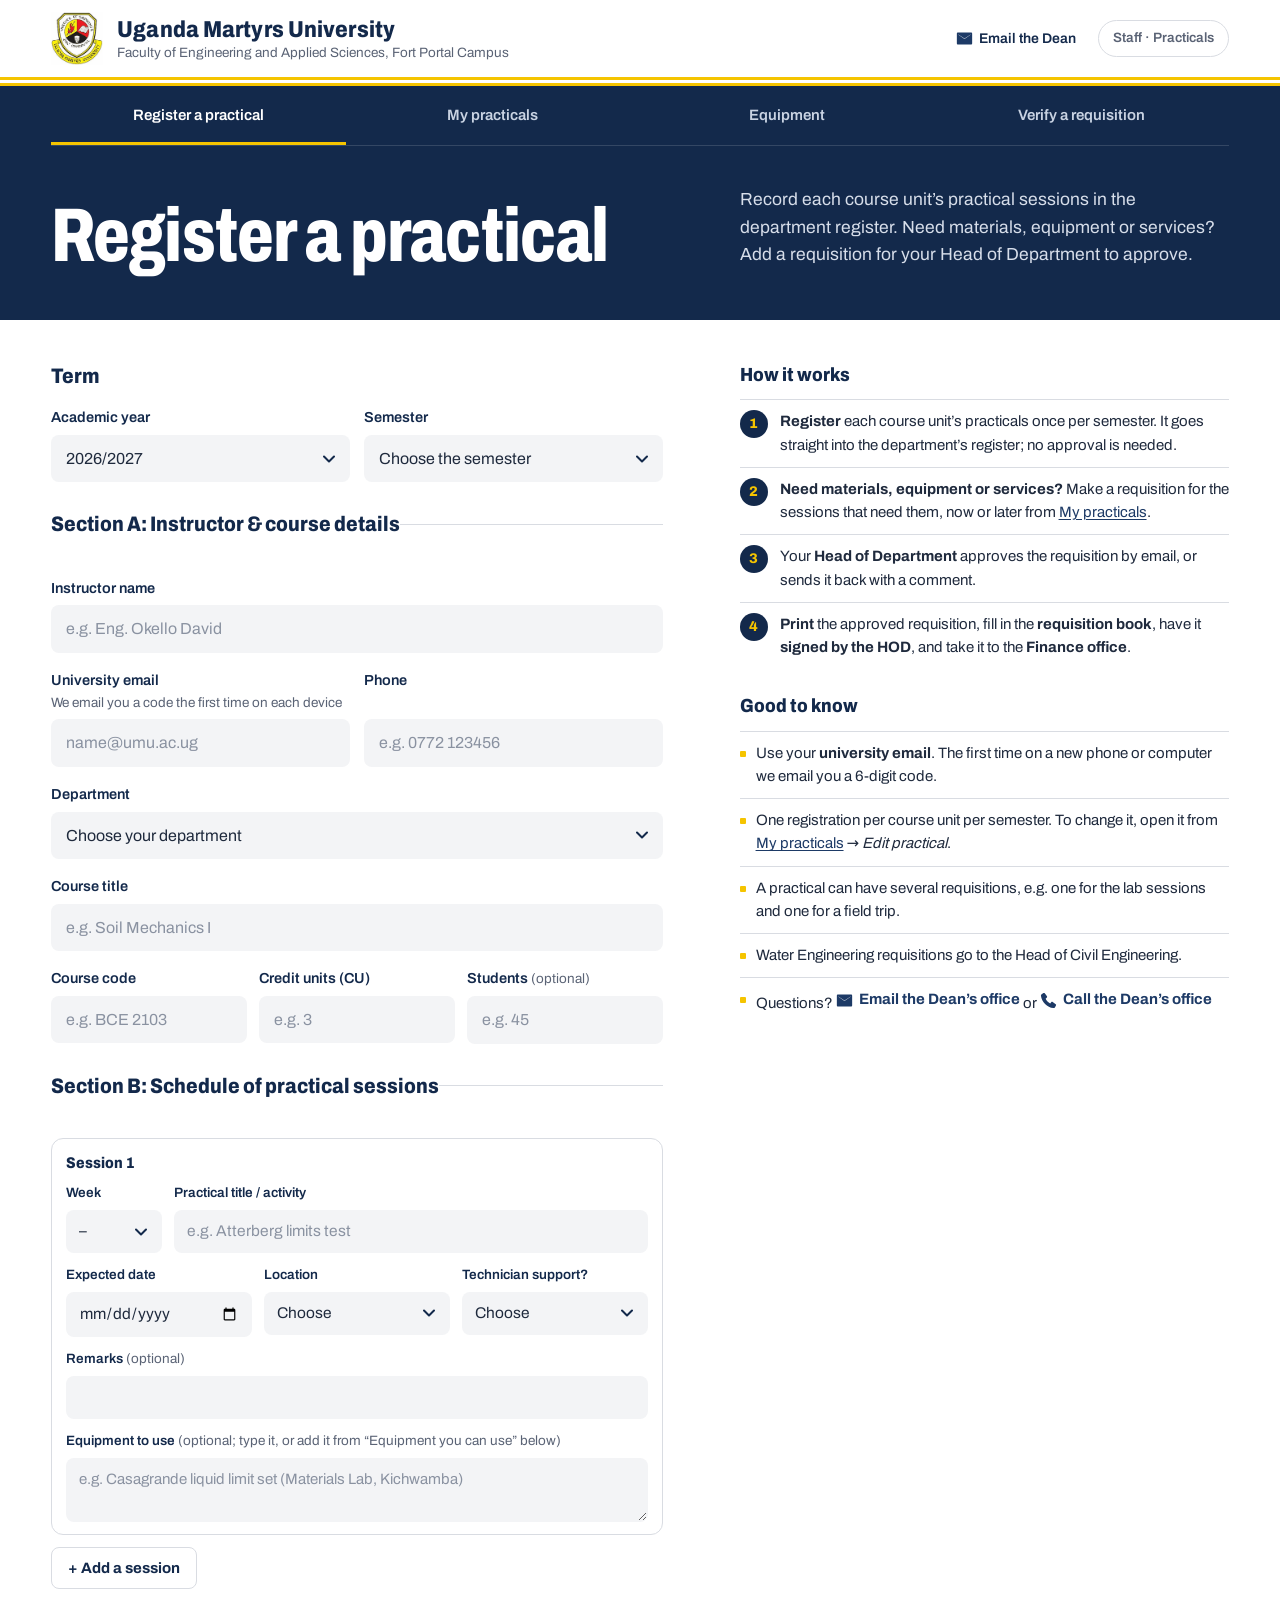
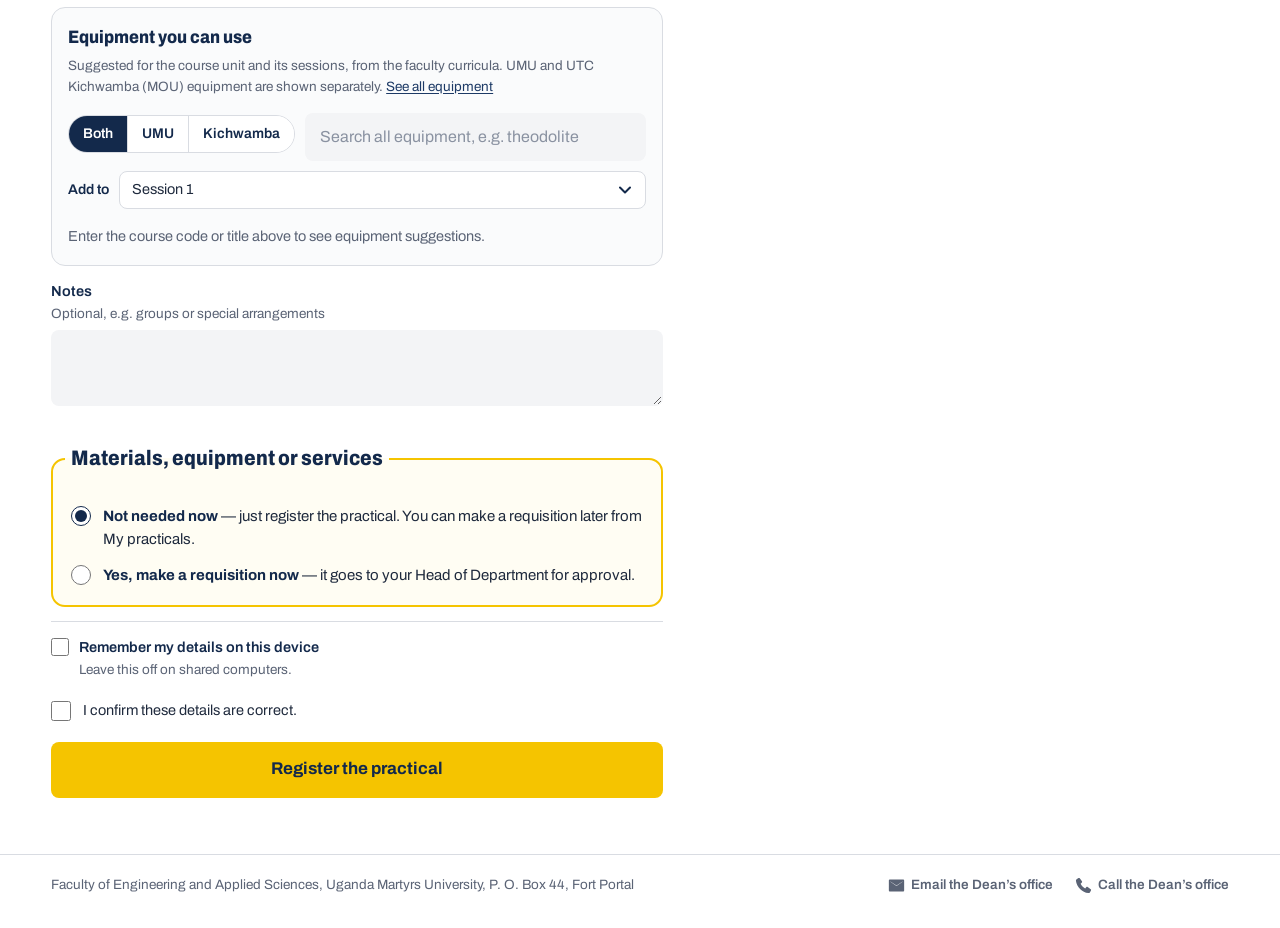
<file: index.html>
<!doctype html>
<html lang="en">
<head>
  <meta charset="utf-8">
  <meta http-equiv="Content-Security-Policy" content="default-src 'self'; script-src 'self'; style-src 'self' 'unsafe-inline'; img-src 'self' data: blob:; font-src 'self'; connect-src 'self' https://script.google.com https://script.googleusercontent.com; object-src 'none'; base-uri 'self'; form-action 'self'">
  <meta name="referrer" content="strict-origin-when-cross-origin">
  <meta name="viewport" content="width=device-width, initial-scale=1">
  <title>Register a Practical · FEAS, Uganda Martyrs University</title>
  <meta name="description" content="Lecturers of the Faculty of Engineering and Applied Sciences register their course practicals and, when needed, requisition materials.">
  <meta name="robots" content="noindex">
  <meta name="theme-color" content="#13294b">
  <link rel="icon" href="assets/img/favicon.png">
  <link rel="preload" href="assets/fonts/Archivo-Variable.woff2" as="font" type="font/woff2" crossorigin>
  <link rel="stylesheet" href="assets/style.css">
</head>
<body>
  <header class="site">
    <div class="brandbar">
      <div class="inner bar">
        <a class="brand" href="index.html">
          <img src="assets/img/crest.png" alt="Uganda Martyrs University crest" width="52" height="53">
          <span class="brand-text"><strong>Uganda Martyrs University</strong><span>Faculty of Engineering and Applied Sciences<span class="campus">, Fort Portal Campus</span></span></span>
        </a>
        <div class="bar-end">
          <a class="reveal contact" href="#" data-k="mailto" data-v="Z3UuY2EudW11QHNhZWZuYWVk"><svg class="ico" viewBox="0 0 20 16" aria-hidden="true"><path d="M2 1h16a1 1 0 0 1 1 1v12a1 1 0 0 1-1 1H2a1 1 0 0 1-1-1V2a1 1 0 0 1 1-1zm.8 2.2v.4L10 8.7l7.2-5.1v-.4L10 7.9z" fill="currentColor"/></svg><span>Email the Dean</span></a>
          <span class="who">Staff · Practicals</span>
        </div>
      </div>
    </div>
    <div class="goldrule" aria-hidden="true"></div>
    <div class="band">
      <div class="inner">
        <nav class="tabs" aria-label="Practicals">
          <a href="index.html" aria-current="page">Register a practical</a>
          <a href="mine.html">My practicals</a>
          <a href="equipment.html">Equipment</a>
          <a href="verify.html">Verify a requisition</a>
        </nav>
        <div class="hero">
          <h1>Register a practical</h1>
          <p>Record each course unit’s practical sessions in the department register. Need materials, equipment or services? Add a requisition for your Head of Department to approve.</p>
        </div>
      </div>
    </div>
  </header>

  <main class="layout">
    <div class="primary">
      <div id="previewBanner" class="banner" hidden>
        <strong>Set-up not finished.</strong> This site is not yet connected to the Faculty register. You can try the form, but nothing is recorded or sent.
      </div>
      <div id="editBanner" class="banner edit" hidden></div>

      <form id="pracForm" novalidate>
        <fieldset>
          <legend>Term</legend>
          <div class="grid2">
            <label>Academic year
              <select name="academicYear" id="academicYear" required></select>
            </label>
            <label>Semester
              <select name="semester" id="semester" required></select>
            </label>
          </div>
        </fieldset>

        <fieldset>
          <legend>Section A: Instructor &amp; course details</legend>
          <label>Instructor name
            <input name="name" id="name" required maxlength="80" autocomplete="name" placeholder="e.g. Eng. Okello David">
          </label>
          <div class="grid2">
            <label>University email <span class="hint">We email you a code the first time on each device</span>
              <input name="email" id="email" type="email" required maxlength="120" autocomplete="email" placeholder="name@umu.ac.ug">
            </label>
            <label>Phone <span class="hint spacer">&nbsp;</span>
              <input name="phone" id="phone" type="tel" required maxlength="25" autocomplete="tel" placeholder="e.g. 0772 123456">
            </label>
          </div>
          <label>Department
            <select name="department" id="department" required></select>
          </label>
          <label>Course title
            <input name="courseTitle" id="courseTitle" required maxlength="150" placeholder="e.g. Soil Mechanics I">
          </label>
          <div class="g3 stack">
            <label>Course code
              <input name="courseCode" id="courseCode" required maxlength="20" placeholder="e.g. BCE 2103" autocapitalize="characters">
            </label>
            <label>Credit units (CU)
              <input name="creditUnits" id="creditUnits" required inputmode="decimal" maxlength="4" placeholder="e.g. 3">
            </label>
            <label>Students <span class="hint inline">(optional)</span>
              <input name="students" id="students" inputmode="numeric" maxlength="4" placeholder="e.g. 45">
            </label>
          </div>
        </fieldset>

        <fieldset>
          <legend>Section B: Schedule of practical sessions</legend>
          <div id="sessions" class="lines"></div>
          <button type="button" class="secondary add" id="addSession">+ Add a session</button>
          <div id="equipPanel"></div>
          <label class="mt">Notes <span class="hint">Optional, e.g. groups or special arrangements</span>
            <textarea name="notes" maxlength="500" rows="2"></textarea>
          </label>
        </fieldset>

        <fieldset class="choice">
          <legend>Materials, equipment or services</legend>
          <label class="radio"><input type="radio" name="needReq" value="no" checked> <span><strong>Not needed now</strong> — just register the practical. You can make a requisition later from My practicals.</span></label>
          <label class="radio"><input type="radio" name="needReq" value="yes"> <span><strong>Yes, make a requisition now</strong> — it goes to your Head of Department for approval.</span></label>
        </fieldset>

        <div id="reqBlock" hidden>
        <fieldset>
          <legend>Sessions this requisition is for</legend>
          <p class="hint lead-hint">Tick the practical sessions the materials and services below are needed for.</p>
          <div id="cover" class="cover"></div>
        </fieldset>

        <fieldset>
          <legend>Section C: Materials, equipment &amp; services</legend>
          <div id="items" class="lines"></div>
          <button type="button" class="secondary add" id="addItem">+ Add an item</button>
          <div class="subtotal">Total for Section C <strong id="materialsTotal">UGX 0</strong></div>
        </fieldset>

        <fieldset>
          <legend>Section D: Additional requirements <span class="hint inline">(if any)</span></legend>
          <div class="field">Transport needs
            <div class="checks">
              <label class="check"><input type="checkbox" name="t_vehicle"> Vehicle for fieldwork</label>
              <label class="check"><input type="checkbox" name="t_fuel"> Fuel support</label>
              <label class="check"><input type="checkbox" name="t_driver"> Driver</label>
            </div>
          </div>
          <label>Estimated dates for transport
            <input name="t_dates" maxlength="120" placeholder="e.g. 5 and 19 October 2026">
          </label>
          <div class="subhead">External site fees <span class="hint inline">(if applicable)</span></div>
          <div class="grid2">
            <label>Site name
              <input name="s_name" maxlength="120" placeholder="e.g. Kasusu borrow pit">
            </label>
            <label>Contact person
              <input name="s_contact" maxlength="120" placeholder="Name and phone">
            </label>
          </div>
          <label>Estimated cost (UGX)
            <span class="km-field fare-field"><input name="s_cost" id="siteCost" inputmode="numeric" maxlength="13" autocomplete="off" placeholder="e.g. 50,000"><span class="km-unit" aria-hidden="true">UGX</span></span>
          </label>
          <div class="field">Allowances <span class="hint inline">(if applicable)</span>
            <div class="checks">
              <label class="check"><input type="checkbox" name="a_fieldStaff"> Field support staff</label>
              <label class="check"><input type="checkbox" name="a_casuals"> Casual labourers</label>
              <label class="check"><input type="checkbox" name="a_studentTransport"> Student transport</label>
            </div>
          </div>
          <label>Notes for the Head of Department <span class="hint">Optional</span>
            <textarea name="r_notes" maxlength="500" rows="2"></textarea>
          </label>
        </fieldset>

        <div class="grand">
          <span>Total requested</span>
          <strong id="grandTotal">UGX 0</strong>
          <small id="grandSplit"></small>
        </div>
        </div>

        <div class="remember">
          <label class="check"><input type="checkbox" name="remember"> Remember my details on this device</label>
          <span class="hint">Leave this off on shared computers.</span>
          <button type="button" class="linkish forget" hidden>Not you? Clear my details</button>
        </div>
        <label class="confirm"><input type="checkbox" id="confirmBox" required> I confirm these details are correct.</label>

        <button type="submit" id="submitBtn">Register the practical</button>
        <p id="status" class="status" role="status" hidden></p>
      </form>

      <section id="result" class="result" hidden aria-live="polite">
        <h2 class="result-title">Done</h2>
        <p class="result-text"></p>
        <dl class="facts" id="facts"></dl>
        <p class="muted small" id="resultNote" hidden>You will get an email when the Head of Department decides. Once approved, print it from <a href="mine.html">My practicals</a>.</p>
        <div class="actions">
          <a id="copyLink" class="button" href="#" hidden>Download a copy</a>
          <a class="button secondary-link" href="mine.html">My practicals</a>
          <a class="button secondary-link" id="againLink" href="index.html">Register another practical</a>
        </div>
      </section>
    </div>

    <aside class="notes">
      <h2>How it works</h2>
      <ol class="steps">
        <li><strong>Register</strong> each course unit’s practicals once per semester. It goes straight into the department’s register; no approval is needed.</li>
        <li><strong>Need materials, equipment or services?</strong> Make a requisition for the sessions that need them, now or later from <a href="mine.html">My practicals</a>.</li>
        <li>Your <strong>Head of Department</strong> approves the requisition by email, or sends it back with a comment.</li>
        <li><strong>Print</strong> the approved requisition, fill in the <strong>requisition book</strong>, have it <strong>signed by the HOD</strong>, and take it to the <strong>Finance office</strong>.</li>
      </ol>
      <h2>Good to know</h2>
      <ul>
        <li>Use your <strong>university email</strong>. The first time on a new phone or computer we email you a 6-digit code.</li>
        <li>One registration per course unit per semester. To change it, open it from <a href="mine.html">My practicals</a> → <em>Edit practical</em>.</li>
        <li>A practical can have several requisitions, e.g. one for the lab sessions and one for a field trip.</li>
        <li>Water Engineering requisitions go to the Head of Civil Engineering.</li>
        <li>Questions? <a class="reveal" href="#" data-k="mailto" data-v="Z3UuY2EudW11QHNhZWZuYWVk"><svg class="ico" viewBox="0 0 20 16" aria-hidden="true"><path d="M2 1h16a1 1 0 0 1 1 1v12a1 1 0 0 1-1 1H2a1 1 0 0 1-1-1V2a1 1 0 0 1 1-1zm.8 2.2v.4L10 8.7l7.2-5.1v-.4L10 7.9z" fill="currentColor"/></svg><span>Email the Dean’s office</span></a> or <a class="reveal" href="#" data-k="tel" data-v="MDc5OTAwOTc3NjUyKw=="><svg class="ico" viewBox="0 0 20 20" aria-hidden="true"><path d="M5.6 1.5l2.6 3.6c.3.5.3 1.1-.1 1.5L6.6 8c1.2 2.4 3 4.2 5.4 5.4l1.4-1.5c.4-.4 1-.5 1.5-.1l3.6 2.6c.5.4.6 1 .3 1.5l-1.3 2.2c-.4.6-1.1.9-1.8.8C8.4 18 2 11.6 1.1 4.3 1 3.6 1.3 2.9 1.9 2.5L4.1 1.2c.5-.3 1.1-.2 1.5.3z" fill="currentColor"/></svg><span>Call the Dean’s office</span></a></li>
      </ul>
    </aside>
  </main>

  <footer class="foot">
    <div class="inner">
      <span>Faculty of Engineering and Applied Sciences, Uganda Martyrs University, P. O. Box 44, Fort Portal</span>
      <span class="foot-contact"><a class="reveal" href="#" data-k="mailto" data-v="Z3UuY2EudW11QHNhZWZuYWVk"><svg class="ico" viewBox="0 0 20 16" aria-hidden="true"><path d="M2 1h16a1 1 0 0 1 1 1v12a1 1 0 0 1-1 1H2a1 1 0 0 1-1-1V2a1 1 0 0 1 1-1zm.8 2.2v.4L10 8.7l7.2-5.1v-.4L10 7.9z" fill="currentColor"/></svg><span>Email the Dean’s office</span></a><a class="reveal" href="#" data-k="tel" data-v="MDc5OTAwOTc3NjUyKw=="><svg class="ico" viewBox="0 0 20 20" aria-hidden="true"><path d="M5.6 1.5l2.6 3.6c.3.5.3 1.1-.1 1.5L6.6 8c1.2 2.4 3 4.2 5.4 5.4l1.4-1.5c.4-.4 1-.5 1.5-.1l3.6 2.6c.5.4.6 1 .3 1.5l-1.3 2.2c-.4.6-1.1.9-1.8.8C8.4 18 2 11.6 1.1 4.3 1 3.6 1.3 2.9 1.9 2.5L4.1 1.2c.5-.3 1.1-.2 1.5.3z" fill="currentColor"/></svg><span>Call the Dean’s office</span></a></span>
    </div>
  </footer>

  <script src="assets/js/config.js"></script>
  <script src="assets/js/common.js"></script>
  <script src="assets/js/reqparts.js"></script>
  <script src="assets/js/equip.js"></script>
  <script src="assets/js/practical.js"></script>
</body>
</html>
</file>
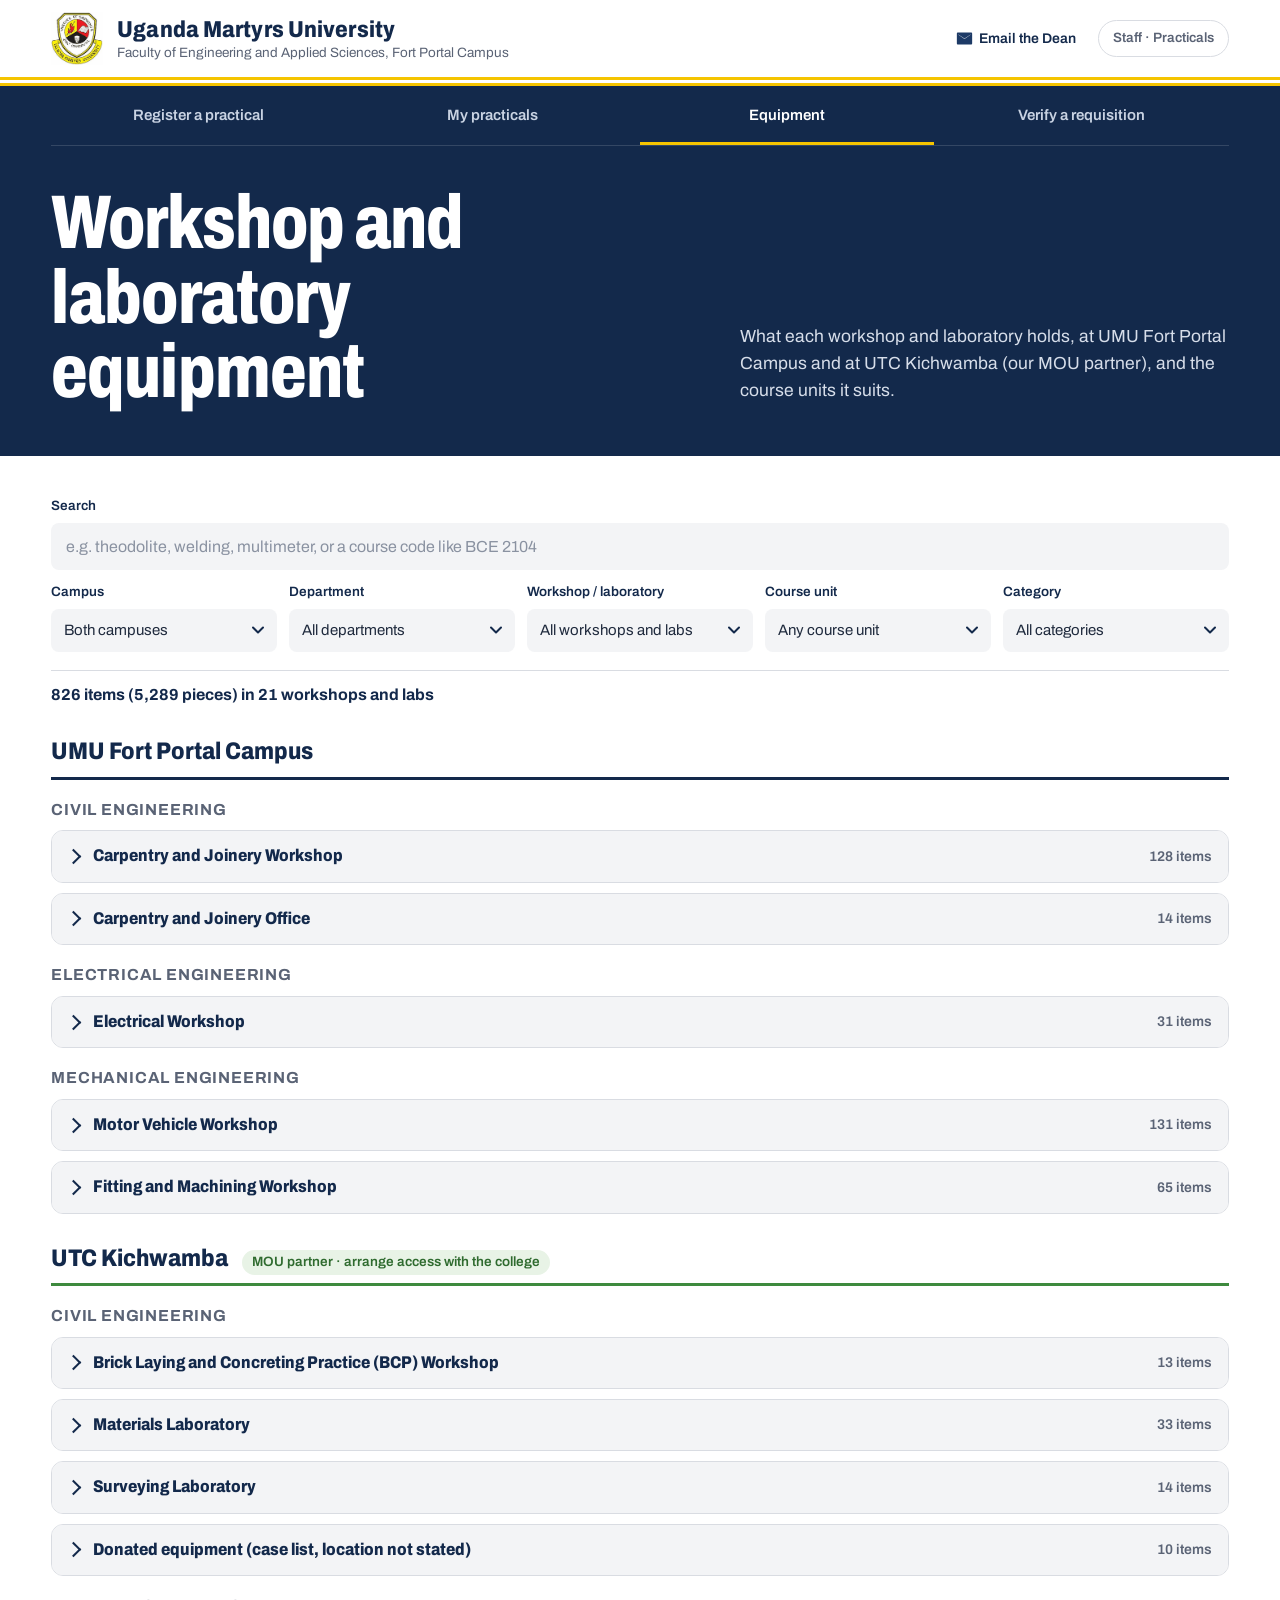
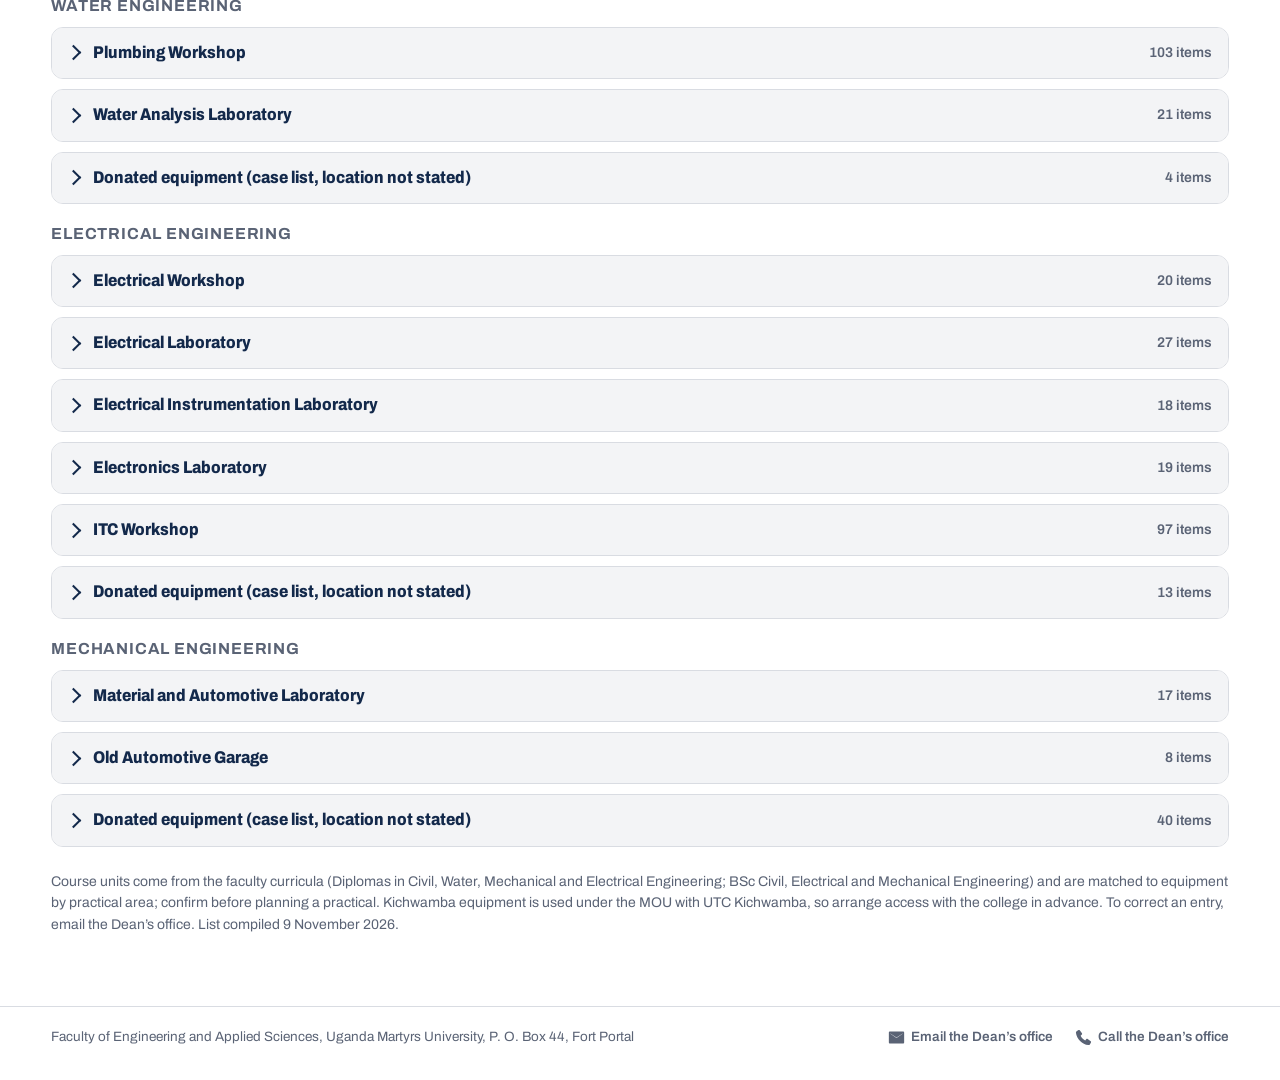
<file: equipment.html>
<!doctype html>
<html lang="en">
<head>
  <meta charset="utf-8">
  <meta http-equiv="Content-Security-Policy" content="default-src 'self'; script-src 'self'; style-src 'self' 'unsafe-inline'; img-src 'self' data: blob:; font-src 'self'; connect-src 'self' https://script.google.com https://script.googleusercontent.com; object-src 'none'; base-uri 'self'; form-action 'self'">
  <meta name="referrer" content="strict-origin-when-cross-origin">
  <meta name="viewport" content="width=device-width, initial-scale=1">
  <title>Workshop and Laboratory Equipment · FEAS, Uganda Martyrs University</title>
  <meta name="description" content="Equipment available in FEAS workshops and laboratories at UMU Fort Portal Campus and UTC Kichwamba, with the course units it suits.">
  <meta name="robots" content="noindex">
  <meta name="theme-color" content="#13294b">
  <link rel="icon" href="assets/img/favicon.png">
  <link rel="preload" href="assets/fonts/Archivo-Variable.woff2" as="font" type="font/woff2" crossorigin>
  <link rel="stylesheet" href="assets/style.css">
</head>
<body>
  <header class="site">
    <div class="brandbar">
      <div class="inner bar">
        <a class="brand" href="index.html">
          <img src="assets/img/crest.png" alt="Uganda Martyrs University crest" width="52" height="53">
          <span class="brand-text"><strong>Uganda Martyrs University</strong><span>Faculty of Engineering and Applied Sciences<span class="campus">, Fort Portal Campus</span></span></span>
        </a>
        <div class="bar-end">
          <a class="reveal contact" href="#" data-k="mailto" data-v="Z3UuY2EudW11QHNhZWZuYWVk"><svg class="ico" viewBox="0 0 20 16" aria-hidden="true"><path d="M2 1h16a1 1 0 0 1 1 1v12a1 1 0 0 1-1 1H2a1 1 0 0 1-1-1V2a1 1 0 0 1 1-1zm.8 2.2v.4L10 8.7l7.2-5.1v-.4L10 7.9z" fill="currentColor"/></svg><span>Email the Dean</span></a>
          <span class="who">Staff · Practicals</span>
        </div>
      </div>
    </div>
    <div class="goldrule" aria-hidden="true"></div>
    <div class="band">
      <div class="inner">
        <nav class="tabs" aria-label="Practicals">
          <a href="index.html">Register a practical</a>
          <a href="mine.html">My practicals</a>
          <a href="equipment.html" aria-current="page">Equipment</a>
          <a href="verify.html" >Verify a requisition</a>
        </nav>
        <div class="hero">
          <h1>Workshop and laboratory equipment</h1>
          <p>What each workshop and laboratory holds, at UMU Fort Portal Campus and at UTC Kichwamba (our MOU partner), and the course units it suits.</p>
        </div>
      </div>
    </div>
  </header>


  <main class="layout single eq-page">
    <div class="primary">
      <form class="eq-filters" id="filters" role="search">
        <label class="eq-search">Search
          <input type="search" id="q" maxlength="60" placeholder="e.g. theodolite, welding, multimeter, or a course code like BCE 2104" autocomplete="off">
        </label>
        <label>Campus
          <select id="fCampus"><option value="">Both campuses</option><option value="UMU">UMU Fort Portal Campus</option><option value="UTC">UTC Kichwamba (MOU)</option></select>
        </label>
        <label>Department
          <select id="fDept"><option value="">All departments</option></select>
        </label>
        <label>Workshop / laboratory
          <select id="fWk"><option value="">All workshops and labs</option></select>
        </label>
        <label>Course unit
          <select id="fCourse"><option value="">Any course unit</option></select>
        </label>
        <label>Category
          <select id="fCat"><option value="">All categories</option></select>
        </label>
      </form>
      <div class="eq-bar"><p id="count" class="eq-count" role="status">Loading the equipment list…</p><button type="button" class="linkish" id="reset" hidden>Clear filters</button></div>
      <div id="results"></div>
      <p class="muted small eq-foot">Course units come from the faculty curricula (Diplomas in Civil, Water, Mechanical and Electrical Engineering; BSc Civil, Electrical and Mechanical Engineering) and are matched to equipment by practical area; confirm before planning a practical. Kichwamba equipment is used under the MOU with UTC Kichwamba, so arrange access with the college in advance. To correct an entry, email the Dean’s office. <span id="updated"></span></p>
    </div>
  </main>

  <footer class="foot">
    <div class="inner">
      <span>Faculty of Engineering and Applied Sciences, Uganda Martyrs University, P. O. Box 44, Fort Portal</span>
      <span class="foot-contact"><a class="reveal" href="#" data-k="mailto" data-v="Z3UuY2EudW11QHNhZWZuYWVk"><svg class="ico" viewBox="0 0 20 16" aria-hidden="true"><path d="M2 1h16a1 1 0 0 1 1 1v12a1 1 0 0 1-1 1H2a1 1 0 0 1-1-1V2a1 1 0 0 1 1-1zm.8 2.2v.4L10 8.7l7.2-5.1v-.4L10 7.9z" fill="currentColor"/></svg><span>Email the Dean’s office</span></a><a class="reveal" href="#" data-k="tel" data-v="MDc5OTAwOTc3NjUyKw=="><svg class="ico" viewBox="0 0 20 20" aria-hidden="true"><path d="M5.6 1.5l2.6 3.6c.3.5.3 1.1-.1 1.5L6.6 8c1.2 2.4 3 4.2 5.4 5.4l1.4-1.5c.4-.4 1-.5 1.5-.1l3.6 2.6c.5.4.6 1 .3 1.5l-1.3 2.2c-.4.6-1.1.9-1.8.8C8.4 18 2 11.6 1.1 4.3 1 3.6 1.3 2.9 1.9 2.5L4.1 1.2c.5-.3 1.1-.2 1.5.3z" fill="currentColor"/></svg><span>Call the Dean’s office</span></a></span>
    </div>
  </footer>

  <script src="assets/js/config.js"></script>
  <script src="assets/js/common.js"></script>
  <script src="assets/js/equip.js"></script>
  <script src="assets/js/equipment.js"></script>
</body>
</html>
</file>
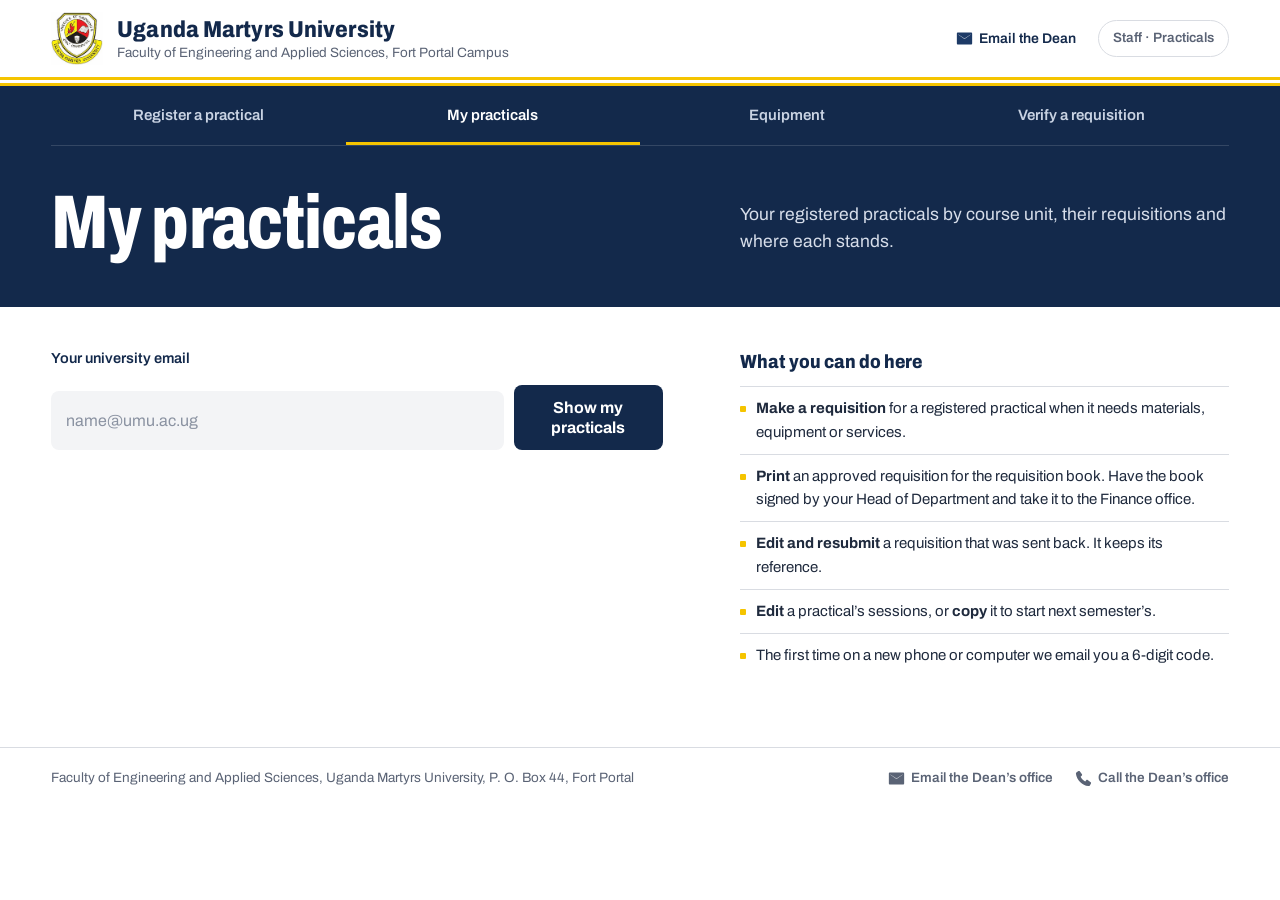
<file: mine.html>
<!doctype html>
<html lang="en">
<head>
  <meta charset="utf-8">
  <meta http-equiv="Content-Security-Policy" content="default-src 'self'; script-src 'self'; style-src 'self' 'unsafe-inline'; img-src 'self' data: blob:; font-src 'self'; connect-src 'self' https://script.google.com https://script.googleusercontent.com; object-src 'none'; base-uri 'self'; form-action 'self'">
  <meta name="referrer" content="strict-origin-when-cross-origin">
  <meta name="viewport" content="width=device-width, initial-scale=1">
  <title>My Practicals · FEAS, Uganda Martyrs University</title>
  <meta name="description" content="Your registered practicals and their requisitions.">
  <meta name="robots" content="noindex">
  <meta name="theme-color" content="#13294b">
  <link rel="icon" href="assets/img/favicon.png">
  <link rel="preload" href="assets/fonts/Archivo-Variable.woff2" as="font" type="font/woff2" crossorigin>
  <link rel="stylesheet" href="assets/style.css">
</head>
<body>
  <header class="site">
    <div class="brandbar">
      <div class="inner bar">
        <a class="brand" href="index.html">
          <img src="assets/img/crest.png" alt="Uganda Martyrs University crest" width="52" height="53">
          <span class="brand-text"><strong>Uganda Martyrs University</strong><span>Faculty of Engineering and Applied Sciences<span class="campus">, Fort Portal Campus</span></span></span>
        </a>
        <div class="bar-end">
          <a class="reveal contact" href="#" data-k="mailto" data-v="Z3UuY2EudW11QHNhZWZuYWVk"><svg class="ico" viewBox="0 0 20 16" aria-hidden="true"><path d="M2 1h16a1 1 0 0 1 1 1v12a1 1 0 0 1-1 1H2a1 1 0 0 1-1-1V2a1 1 0 0 1 1-1zm.8 2.2v.4L10 8.7l7.2-5.1v-.4L10 7.9z" fill="currentColor"/></svg><span>Email the Dean</span></a>
          <span class="who">Staff · Practicals</span>
        </div>
      </div>
    </div>
    <div class="goldrule" aria-hidden="true"></div>
    <div class="band">
      <div class="inner">
        <nav class="tabs" aria-label="Practicals">
          <a href="index.html">Register a practical</a>
          <a href="mine.html" aria-current="page">My practicals</a>
          <a href="equipment.html">Equipment</a>
          <a href="verify.html">Verify a requisition</a>
        </nav>
        <div class="hero">
          <h1>My practicals</h1>
          <p>Your registered practicals by course unit, their requisitions and where each stands.</p>
        </div>
      </div>
    </div>
  </header>

  <main class="layout">
    <div class="primary">
      <div id="previewBanner" class="banner" hidden>
        <strong>Set-up not finished.</strong> This site is not yet connected to the Faculty register.
      </div>
      <form id="mineForm" novalidate>
        <label for="email">Your university email</label>
        <div class="row">
          <input id="email" name="email" type="email" required maxlength="120" autocomplete="email" placeholder="name@umu.ac.ug">
          <button type="submit" id="showBtn">Show my practicals</button>
        </div>
        <p id="status" class="status" role="status" hidden></p>
      </form>
      <section id="list" class="req-list" hidden aria-live="polite"></section>
    </div>
    <aside class="notes">
      <h2>What you can do here</h2>
      <ul>
        <li><strong>Make a requisition</strong> for a registered practical when it needs materials, equipment or services.</li>
        <li><strong>Print</strong> an approved requisition for the requisition book. Have the book signed by your Head of Department and take it to the Finance office.</li>
        <li><strong>Edit and resubmit</strong> a requisition that was sent back. It keeps its reference.</li>
        <li><strong>Edit</strong> a practical’s sessions, or <strong>copy</strong> it to start next semester’s.</li>
        <li>The first time on a new phone or computer we email you a 6-digit code.</li>
      </ul>
    </aside>
  </main>

  <footer class="foot">
    <div class="inner">
      <span>Faculty of Engineering and Applied Sciences, Uganda Martyrs University, P. O. Box 44, Fort Portal</span>
      <span class="foot-contact"><a class="reveal" href="#" data-k="mailto" data-v="Z3UuY2EudW11QHNhZWZuYWVk"><svg class="ico" viewBox="0 0 20 16" aria-hidden="true"><path d="M2 1h16a1 1 0 0 1 1 1v12a1 1 0 0 1-1 1H2a1 1 0 0 1-1-1V2a1 1 0 0 1 1-1zm.8 2.2v.4L10 8.7l7.2-5.1v-.4L10 7.9z" fill="currentColor"/></svg><span>Email the Dean’s office</span></a><a class="reveal" href="#" data-k="tel" data-v="MDc5OTAwOTc3NjUyKw=="><svg class="ico" viewBox="0 0 20 20" aria-hidden="true"><path d="M5.6 1.5l2.6 3.6c.3.5.3 1.1-.1 1.5L6.6 8c1.2 2.4 3 4.2 5.4 5.4l1.4-1.5c.4-.4 1-.5 1.5-.1l3.6 2.6c.5.4.6 1 .3 1.5l-1.3 2.2c-.4.6-1.1.9-1.8.8C8.4 18 2 11.6 1.1 4.3 1 3.6 1.3 2.9 1.9 2.5L4.1 1.2c.5-.3 1.1-.2 1.5.3z" fill="currentColor"/></svg><span>Call the Dean’s office</span></a></span>
    </div>
  </footer>

  <script src="assets/js/config.js"></script>
  <script src="assets/js/common.js"></script>
  <script src="assets/js/mine.js"></script>
</body>
</html>
</file>
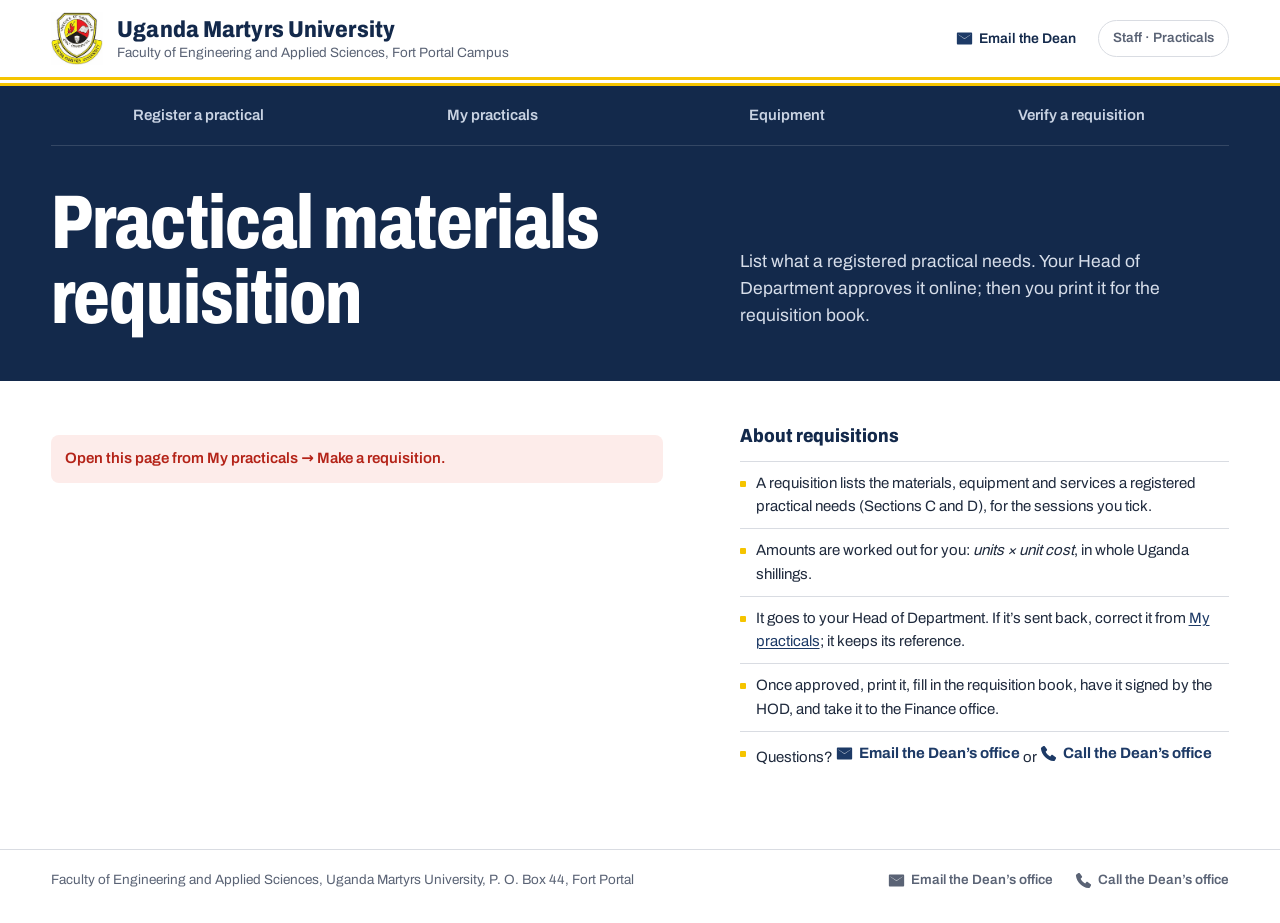
<file: requisition.html>
<!doctype html>
<html lang="en">
<head>
  <meta charset="utf-8">
  <meta http-equiv="Content-Security-Policy" content="default-src 'self'; script-src 'self'; style-src 'self' 'unsafe-inline'; img-src 'self' data: blob:; font-src 'self'; connect-src 'self' https://script.google.com https://script.googleusercontent.com; object-src 'none'; base-uri 'self'; form-action 'self'">
  <meta name="referrer" content="strict-origin-when-cross-origin">
  <meta name="viewport" content="width=device-width, initial-scale=1">
  <title>Practical Requisition · FEAS, Uganda Martyrs University</title>
  <meta name="description" content="Requisition materials, equipment and services for a registered practical.">
  <meta name="robots" content="noindex">
  <meta name="theme-color" content="#13294b">
  <link rel="icon" href="assets/img/favicon.png">
  <link rel="preload" href="assets/fonts/Archivo-Variable.woff2" as="font" type="font/woff2" crossorigin>
  <link rel="stylesheet" href="assets/style.css">
</head>
<body>
  <header class="site">
    <div class="brandbar">
      <div class="inner bar">
        <a class="brand" href="index.html">
          <img src="assets/img/crest.png" alt="Uganda Martyrs University crest" width="52" height="53">
          <span class="brand-text"><strong>Uganda Martyrs University</strong><span>Faculty of Engineering and Applied Sciences<span class="campus">, Fort Portal Campus</span></span></span>
        </a>
        <div class="bar-end">
          <a class="reveal contact" href="#" data-k="mailto" data-v="Z3UuY2EudW11QHNhZWZuYWVk"><svg class="ico" viewBox="0 0 20 16" aria-hidden="true"><path d="M2 1h16a1 1 0 0 1 1 1v12a1 1 0 0 1-1 1H2a1 1 0 0 1-1-1V2a1 1 0 0 1 1-1zm.8 2.2v.4L10 8.7l7.2-5.1v-.4L10 7.9z" fill="currentColor"/></svg><span>Email the Dean</span></a>
          <span class="who">Staff · Practicals</span>
        </div>
      </div>
    </div>
    <div class="goldrule" aria-hidden="true"></div>
    <div class="band">
      <div class="inner">
        <nav class="tabs" aria-label="Practicals">
          <a href="index.html">Register a practical</a>
          <a href="mine.html">My practicals</a>
          <a href="equipment.html">Equipment</a>
          <a href="verify.html">Verify a requisition</a>
        </nav>
        <div class="hero">
          <h1>Practical materials requisition</h1>
          <p>List what a registered practical needs. Your Head of Department approves it online; then you print it for the requisition book.</p>
        </div>
      </div>
    </div>
  </header>

  <main class="layout">
    <div class="primary">
      <div id="previewBanner" class="banner" hidden>
        <strong>Set-up not finished.</strong> This site is not yet connected to the Faculty register.
      </div>
      <div id="editBanner" class="banner edit" hidden></div>
      <section id="pracCard" class="prac-card" hidden></section>
      <p id="loadStatus" class="status" role="status" hidden></p>

      <form id="reqForm" novalidate hidden>
        <fieldset>
          <legend>Sessions this requisition is for</legend>
          <p class="hint lead-hint">Tick the practical sessions the materials and services below are needed for.</p>
          <div id="cover" class="cover"></div>
        </fieldset>

        <fieldset>
          <legend>Section C: Materials, equipment &amp; services</legend>
          <div id="items" class="lines"></div>
          <button type="button" class="secondary add" id="addItem">+ Add an item</button>
          <div class="subtotal">Total for Section C <strong id="materialsTotal">UGX 0</strong></div>
        </fieldset>
        <div id="equipPanel"></div>

        <fieldset>
          <legend>Section D: Additional requirements <span class="hint inline">(if any)</span></legend>
          <div class="field">Transport needs
            <div class="checks">
              <label class="check"><input type="checkbox" name="t_vehicle"> Vehicle for fieldwork</label>
              <label class="check"><input type="checkbox" name="t_fuel"> Fuel support</label>
              <label class="check"><input type="checkbox" name="t_driver"> Driver</label>
            </div>
          </div>
          <label>Estimated dates for transport
            <input name="t_dates" maxlength="120" placeholder="e.g. 5 and 19 October 2026">
          </label>
          <div class="subhead">External site fees <span class="hint inline">(if applicable)</span></div>
          <div class="grid2">
            <label>Site name
              <input name="s_name" maxlength="120" placeholder="e.g. Kasusu borrow pit">
            </label>
            <label>Contact person
              <input name="s_contact" maxlength="120" placeholder="Name and phone">
            </label>
          </div>
          <label>Estimated cost (UGX)
            <span class="km-field fare-field"><input name="s_cost" id="siteCost" inputmode="numeric" maxlength="13" autocomplete="off" placeholder="e.g. 50,000"><span class="km-unit" aria-hidden="true">UGX</span></span>
          </label>
          <div class="field">Allowances <span class="hint inline">(if applicable)</span>
            <div class="checks">
              <label class="check"><input type="checkbox" name="a_fieldStaff"> Field support staff</label>
              <label class="check"><input type="checkbox" name="a_casuals"> Casual labourers</label>
              <label class="check"><input type="checkbox" name="a_studentTransport"> Student transport</label>
            </div>
          </div>
          <label>Notes for the Head of Department <span class="hint">Optional</span>
            <textarea name="r_notes" maxlength="500" rows="2"></textarea>
          </label>
        </fieldset>

        <div class="grand">
          <span>Total requested</span>
          <strong id="grandTotal">UGX 0</strong>
          <small id="grandSplit"></small>
        </div>
        <label class="confirm"><input type="checkbox" id="confirmBox" required> I confirm these details are correct and that this requisition is for the practical above.</label>
        <button type="submit" id="submitBtn">Send for HOD approval</button>
        <p id="status" class="status" role="status" hidden></p>
      </form>

      <section id="result" class="result" hidden aria-live="polite">
        <h2 class="result-title">Done</h2>
        <p class="result-text"></p>
        <dl class="facts" id="facts"></dl>
        <p class="muted small" id="resultNote" hidden>You will get an email when the Head of Department decides. Once approved, print it from <a href="mine.html">My practicals</a>.</p>
        <div class="actions">
          <a id="copyLink" class="button" href="#" hidden>Download a copy</a>
          <a class="button secondary-link" href="mine.html">My practicals</a>
          <a class="button secondary-link" id="againLink" href="mine.html" hidden>Back</a>
        </div>
      </section>
    </div>

    <aside class="notes">
      <h2>About requisitions</h2>
      <ul>
        <li>A requisition lists the materials, equipment and services a registered practical needs (Sections C and D), for the sessions you tick.</li>
        <li>Amounts are worked out for you: <em>units × unit cost</em>, in whole Uganda shillings.</li>
        <li>It goes to your Head of Department. If it’s sent back, correct it from <a href="mine.html">My practicals</a>; it keeps its reference.</li>
        <li>Once approved, print it, fill in the requisition book, have it signed by the HOD, and take it to the Finance office.</li>
        <li>Questions? <a class="reveal" href="#" data-k="mailto" data-v="Z3UuY2EudW11QHNhZWZuYWVk"><svg class="ico" viewBox="0 0 20 16" aria-hidden="true"><path d="M2 1h16a1 1 0 0 1 1 1v12a1 1 0 0 1-1 1H2a1 1 0 0 1-1-1V2a1 1 0 0 1 1-1zm.8 2.2v.4L10 8.7l7.2-5.1v-.4L10 7.9z" fill="currentColor"/></svg><span>Email the Dean’s office</span></a> or <a class="reveal" href="#" data-k="tel" data-v="MDc5OTAwOTc3NjUyKw=="><svg class="ico" viewBox="0 0 20 20" aria-hidden="true"><path d="M5.6 1.5l2.6 3.6c.3.5.3 1.1-.1 1.5L6.6 8c1.2 2.4 3 4.2 5.4 5.4l1.4-1.5c.4-.4 1-.5 1.5-.1l3.6 2.6c.5.4.6 1 .3 1.5l-1.3 2.2c-.4.6-1.1.9-1.8.8C8.4 18 2 11.6 1.1 4.3 1 3.6 1.3 2.9 1.9 2.5L4.1 1.2c.5-.3 1.1-.2 1.5.3z" fill="currentColor"/></svg><span>Call the Dean’s office</span></a></li>
      </ul>
    </aside>
  </main>

  <footer class="foot">
    <div class="inner">
      <span>Faculty of Engineering and Applied Sciences, Uganda Martyrs University, P. O. Box 44, Fort Portal</span>
      <span class="foot-contact"><a class="reveal" href="#" data-k="mailto" data-v="Z3UuY2EudW11QHNhZWZuYWVk"><svg class="ico" viewBox="0 0 20 16" aria-hidden="true"><path d="M2 1h16a1 1 0 0 1 1 1v12a1 1 0 0 1-1 1H2a1 1 0 0 1-1-1V2a1 1 0 0 1 1-1zm.8 2.2v.4L10 8.7l7.2-5.1v-.4L10 7.9z" fill="currentColor"/></svg><span>Email the Dean’s office</span></a><a class="reveal" href="#" data-k="tel" data-v="MDc5OTAwOTc3NjUyKw=="><svg class="ico" viewBox="0 0 20 20" aria-hidden="true"><path d="M5.6 1.5l2.6 3.6c.3.5.3 1.1-.1 1.5L6.6 8c1.2 2.4 3 4.2 5.4 5.4l1.4-1.5c.4-.4 1-.5 1.5-.1l3.6 2.6c.5.4.6 1 .3 1.5l-1.3 2.2c-.4.6-1.1.9-1.8.8C8.4 18 2 11.6 1.1 4.3 1 3.6 1.3 2.9 1.9 2.5L4.1 1.2c.5-.3 1.1-.2 1.5.3z" fill="currentColor"/></svg><span>Call the Dean’s office</span></a></span>
    </div>
  </footer>

  <script src="assets/js/config.js"></script>
  <script src="assets/js/common.js"></script>
  <script src="assets/js/reqparts.js"></script>
  <script src="assets/js/equip.js"></script>
  <script src="assets/js/requisition.js"></script>
</body>
</html>
</file>
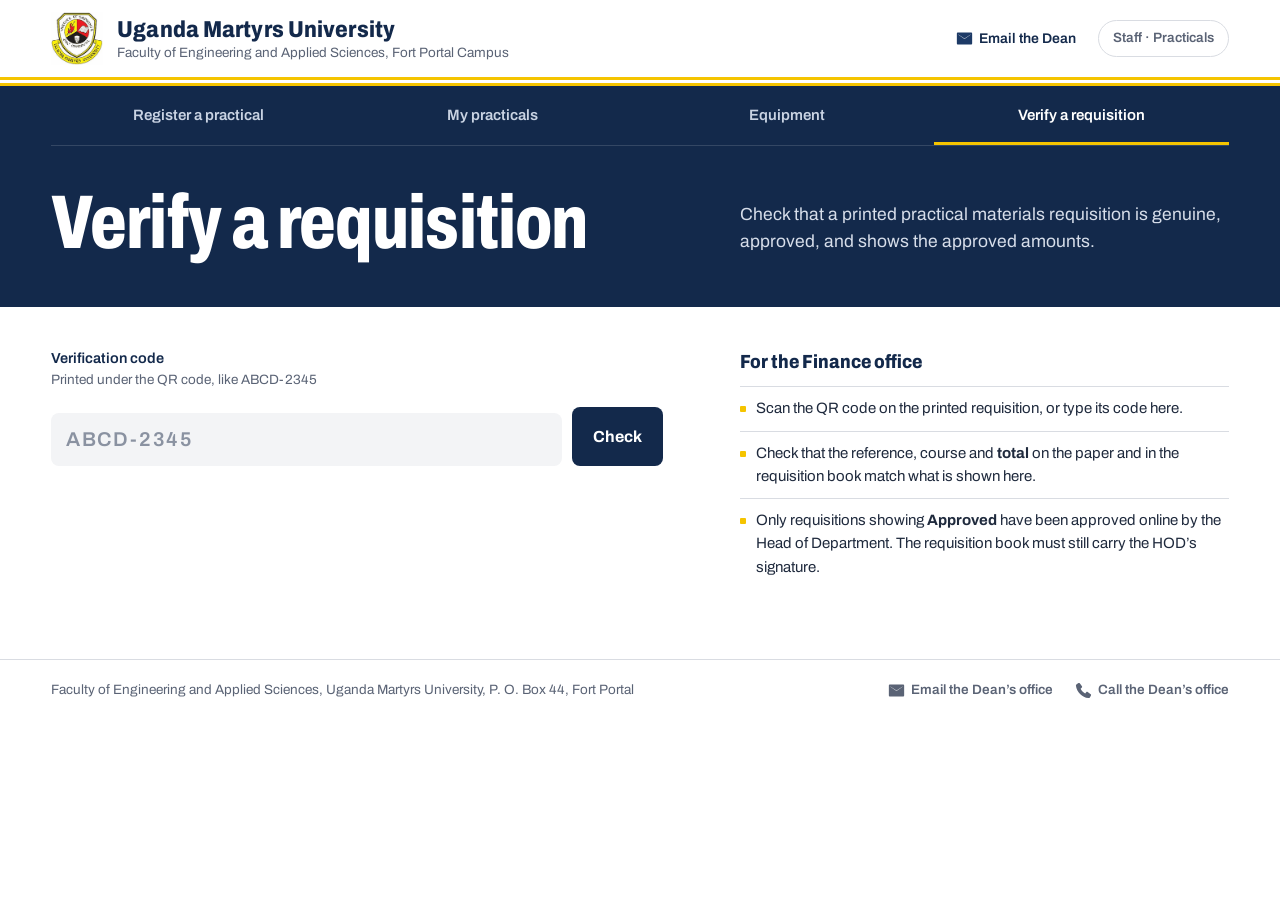
<file: verify.html>
<!doctype html>
<html lang="en">
<head>
  <meta charset="utf-8">
  <meta http-equiv="Content-Security-Policy" content="default-src 'self'; script-src 'self'; style-src 'self' 'unsafe-inline'; img-src 'self' data: blob:; font-src 'self'; connect-src 'self' https://script.google.com https://script.googleusercontent.com; object-src 'none'; base-uri 'self'; form-action 'self'">
  <meta name="referrer" content="strict-origin-when-cross-origin">
  <meta name="viewport" content="width=device-width, initial-scale=1">
  <title>Verify a Requisition · FEAS, Uganda Martyrs University</title>
  <meta name="description" content="Check that a printed practical materials requisition was approved by the Head of Department.">
  <meta name="robots" content="noindex">
  <meta name="theme-color" content="#13294b">
  <link rel="icon" href="assets/img/favicon.png">
  <link rel="preload" href="assets/fonts/Archivo-Variable.woff2" as="font" type="font/woff2" crossorigin>
  <link rel="stylesheet" href="assets/style.css">
</head>
<body>
  <header class="site">
    <div class="brandbar">
      <div class="inner bar">
        <a class="brand" href="index.html">
          <img src="assets/img/crest.png" alt="Uganda Martyrs University crest" width="52" height="53">
          <span class="brand-text"><strong>Uganda Martyrs University</strong><span>Faculty of Engineering and Applied Sciences<span class="campus">, Fort Portal Campus</span></span></span>
        </a>
        <div class="bar-end">
          <a class="reveal contact" href="#" data-k="mailto" data-v="Z3UuY2EudW11QHNhZWZuYWVk"><svg class="ico" viewBox="0 0 20 16" aria-hidden="true"><path d="M2 1h16a1 1 0 0 1 1 1v12a1 1 0 0 1-1 1H2a1 1 0 0 1-1-1V2a1 1 0 0 1 1-1zm.8 2.2v.4L10 8.7l7.2-5.1v-.4L10 7.9z" fill="currentColor"/></svg><span>Email the Dean</span></a>
          <span class="who">Staff · Practicals</span>
        </div>
      </div>
    </div>
    <div class="goldrule" aria-hidden="true"></div>
    <div class="band">
      <div class="inner">
        <nav class="tabs" aria-label="Practicals">
          <a href="index.html">Register a practical</a>
          <a href="mine.html">My practicals</a>
          <a href="equipment.html">Equipment</a>
          <a href="verify.html" aria-current="page">Verify a requisition</a>
        </nav>
        <div class="hero">
          <h1>Verify a requisition</h1>
          <p>Check that a printed practical materials requisition is genuine, approved, and shows the approved amounts.</p>
        </div>
      </div>
    </div>
  </header>

  <main class="layout">
    <div class="primary">
      <form id="verifyForm" novalidate>
        <label for="code">Verification code <span class="hint">Printed under the QR code, like ABCD-2345</span></label>
        <div class="row">
          <input id="code" name="code" class="code-input" required maxlength="9" autocomplete="off" placeholder="ABCD-2345" autocapitalize="characters">
          <button type="submit">Check</button>
        </div>
        <p id="status" class="status" role="status" hidden></p>
      </form>
      <section id="out" hidden aria-live="polite"></section>
    </div>
    <aside class="notes">
      <h2>For the Finance office</h2>
      <ul>
        <li>Scan the QR code on the printed requisition, or type its code here.</li>
        <li>Check that the reference, course and <strong>total</strong> on the paper and in the requisition book match what is shown here.</li>
        <li>Only requisitions showing <strong>Approved</strong> have been approved online by the Head of Department. The requisition book must still carry the HOD’s signature.</li>
      </ul>
    </aside>
  </main>

  <footer class="foot">
    <div class="inner">
      <span>Faculty of Engineering and Applied Sciences, Uganda Martyrs University, P. O. Box 44, Fort Portal</span>
      <span class="foot-contact"><a class="reveal" href="#" data-k="mailto" data-v="Z3UuY2EudW11QHNhZWZuYWVk"><svg class="ico" viewBox="0 0 20 16" aria-hidden="true"><path d="M2 1h16a1 1 0 0 1 1 1v12a1 1 0 0 1-1 1H2a1 1 0 0 1-1-1V2a1 1 0 0 1 1-1zm.8 2.2v.4L10 8.7l7.2-5.1v-.4L10 7.9z" fill="currentColor"/></svg><span>Email the Dean’s office</span></a><a class="reveal" href="#" data-k="tel" data-v="MDc5OTAwOTc3NjUyKw=="><svg class="ico" viewBox="0 0 20 20" aria-hidden="true"><path d="M5.6 1.5l2.6 3.6c.3.5.3 1.1-.1 1.5L6.6 8c1.2 2.4 3 4.2 5.4 5.4l1.4-1.5c.4-.4 1-.5 1.5-.1l3.6 2.6c.5.4.6 1 .3 1.5l-1.3 2.2c-.4.6-1.1.9-1.8.8C8.4 18 2 11.6 1.1 4.3 1 3.6 1.3 2.9 1.9 2.5L4.1 1.2c.5-.3 1.1-.2 1.5.3z" fill="currentColor"/></svg><span>Call the Dean’s office</span></a></span>
    </div>
  </footer>

  <script src="assets/js/config.js"></script>
  <script src="assets/js/common.js"></script>
  <script src="assets/js/verify.js"></script>
</body>
</html>
</file>
<file: assets/style.css>
/* FEAS practical requisitions — Uganda Martyrs University
   Navy and gold from the University crest; Archivo throughout (condensed for headlines). */
@font-face {
  font-family: "Archivo";
  src: url("fonts/Archivo-Variable.woff2") format("woff2-variations"), url("fonts/Archivo-Variable.woff2") format("woff2");
  font-weight: 100 900; font-stretch: 62% 125%; font-style: normal; font-display: swap;
}
:root {
  --navy: #13294b;
  --navy-2: #1d3a66;
  --gold: #f5c400;
  --gold-2: #ddb000;
  --ink: #13294b;
  --text: #1f2a3d;
  --muted: #5a6375;
  --line: #d9dce2;
  --field: #f3f4f6;
  --page: #ffffff;
  --ok: #12805c;
  --ok-bg: #eaf6f0;
  --err: #b42318;
  --err-bg: #fdecea;
  --warn-bg: #fff6d6;
  --r-field: 8px;
  --r-panel: 14px;
  --wrap: none;
  --gutter: clamp(16px, 4vw, 80px);
  --font: "Archivo", system-ui, -apple-system, "Segoe UI", Roboto, sans-serif;
  color-scheme: light;
}
* { box-sizing: border-box; }
[hidden] { display: none !important; }
html { -webkit-text-size-adjust: 100%; }
body { margin: 0; background: var(--page); color: var(--text); font: 400 16px/1.55 var(--font); }
a { color: var(--navy-2); text-underline-offset: 2px; }
a:hover { color: var(--navy); }
:focus-visible { outline: 3px solid var(--gold); outline-offset: 2px; }

/* ---------- header ---------- */
/* Content runs edge to edge with fluid side margins; only very wide screens are capped. */
.inner, .layout, .foot .inner { max-width: var(--wrap); margin-left: auto; margin-right: auto; padding-left: var(--gutter); padding-right: var(--gutter); }

/* White brand bar: the crest stays on white, as on the University letterhead. */
.brandbar { background: #fff; }
.bar { display: flex; align-items: center; justify-content: space-between; gap: 16px; padding-top: 12px; padding-bottom: 12px; }
.brand { display: flex; align-items: center; gap: 14px; color: var(--navy); text-decoration: none; min-width: 0; }
.brand img { width: 52px; height: auto; flex: none; }
.brand-text { display: grid; line-height: 1.15; min-width: 0; }
.brand-text strong { font-weight: 800; font-stretch: 87.5%; font-size: clamp(18px, 2.2vw, 23px); letter-spacing: .005em; }
.brand-text > span { font-size: 13.5px; color: var(--muted); margin-top: 2px; }
@media (max-width: 600px) { .brand-text .campus { display: none; } .brand img { width: 44px; } }
.bar-end { display: flex; align-items: center; gap: 22px; flex: none; }
.bar-end a { color: var(--navy); font-size: 14px; font-weight: 600; text-decoration: none; }
.bar-end a:hover { text-decoration: underline; }
.bar-end .staff { padding: 7px 14px; border: 1px solid var(--line); border-radius: 999px; }
.bar-end .staff:hover { background: var(--field); text-decoration: none; }
@media (max-width: 760px) { .bar-end .contact { display: none; } }

/* The letterhead's double gold rule, full width, drawn once on load. */
.goldrule { height: 9px; background: linear-gradient(var(--gold) 0 3px, #fff 3px 6px, var(--gold) 6px 9px);
            transform-origin: left; animation: draw .7s cubic-bezier(.2,.7,.2,1) .05s both; }
@keyframes draw { from { transform: scaleX(0); } to { transform: scaleX(1); } }
@media (prefers-reduced-motion: reduce) { .goldrule { animation: none; } }

.band { background: var(--navy); color: #fff; }
/* Tabs share the full width on larger screens; on phones they scroll sideways. */
.tabs { display: flex; overflow-x: auto; scrollbar-width: none; border-bottom: 1px solid rgba(255,255,255,.14);
        margin-left: calc(-1 * var(--gutter)); margin-right: calc(-1 * var(--gutter)); padding: 0 var(--gutter); }
.tabs::-webkit-scrollbar { display: none; }
.tabs a { flex: none; color: #c9d3e3; text-decoration: none; font-size: 15px; font-weight: 600; padding: 16px 14px 13px;
          border-bottom: 3px solid transparent; white-space: nowrap; }
.tabs a:hover { color: #fff; background: rgba(255,255,255,.04); }
.tabs a[aria-current="page"] { color: #fff; border-bottom-color: var(--gold); }
@media (min-width: 860px) {
  .tabs { margin-left: 0; margin-right: 0; padding: 0; overflow: visible; }
  .tabs a { flex: 1 1 0; text-align: center; padding: 18px 10px 15px; }
}

.hero { padding: 28px 0 34px; }
.hero h1 { margin: 0; font-weight: 800; font-stretch: 75%; font-size: clamp(34px, 7.5vw, 76px); line-height: .98; letter-spacing: -.012em; }
.hero p { margin: 16px 0 0; color: #d7deea; font-size: 17px; max-width: 60ch; }
.hero p a { color: #fff; }
@media (min-width: 960px) {
  .hero { display: grid; grid-template-columns: minmax(0, 1.25fr) minmax(0, 1fr); gap: 0 clamp(40px, 6vw, 96px); align-items: end; padding: 40px 0 46px; }
  .hero p { margin: 0 0 6px; font-size: 17.5px; }
}

/* ---------- page layout ---------- */
.layout { padding-top: 28px; padding-bottom: 56px; display: grid; gap: 36px; }
.primary { min-width: 0; }
.layout.single { grid-template-columns: minmax(0, 1fr); }
.layout.single .primary { max-width: 860px; }
@media (min-width: 960px) {
  .layout { grid-template-columns: minmax(0, 1.25fr) minmax(0, 1fr); gap: 0 clamp(40px, 6vw, 96px); padding-top: 40px; }
  .primary { max-width: 720px; }
  .notes { max-width: 520px; }
  .notes { position: sticky; top: 24px; align-self: start; }
}

/* ---------- forms ---------- */
form { margin: 0; }
fieldset { border: 0; margin: 0 0 8px; padding: 0; min-width: 0; }
fieldset + fieldset { border-top: 1px solid var(--line); padding-top: 22px; margin-top: 10px; }
legend { padding: 0; margin-bottom: 14px; font-weight: 800; font-stretch: 87.5%; font-size: 21px; color: var(--ink); }
label, .field { display: block; margin: 0 0 16px; font-weight: 600; font-size: 14.5px; color: var(--ink); }
.hint { display: block; margin-top: 1px; font-weight: 400; color: var(--muted); font-size: 13.5px; }
.char.hint { display: inline; }
input:not([type=checkbox]):not([type=radio]), select, textarea {
  display: block; width: 100%; margin-top: 6px; padding: 12px 14px; font: 400 16px/1.35 var(--font); color: var(--text);
  background: var(--field); border: 1px solid transparent; border-radius: var(--r-field);
  transition: background-color .12s, border-color .12s, box-shadow .12s;
}
input:not([type=checkbox]):hover, select:hover, textarea:hover { border-color: var(--line); }
input:not([type=checkbox]):focus, select:focus, textarea:focus {
  outline: none; background: #fff; border-color: var(--navy); box-shadow: 0 0 0 3px rgba(245,196,0,.55);
}
input:user-invalid, select:user-invalid, textarea:user-invalid { border-color: var(--err); background: #fff; }
input::placeholder, textarea::placeholder { color: #8a92a1; }
select { appearance: none; padding-right: 40px; cursor: pointer;
  background-image: url("data:image/svg+xml,%3Csvg xmlns='http://www.w3.org/2000/svg' width='12' height='8' viewBox='0 0 12 8'%3E%3Cpath d='M1 1.5l5 5 5-5' fill='none' stroke='%2313294b' stroke-width='2' stroke-linecap='round' stroke-linejoin='round'/%3E%3C/svg%3E");
  background-repeat: no-repeat; background-position: right 14px center; }
select:disabled { color: var(--muted); cursor: not-allowed; }
textarea { resize: vertical; min-height: 76px; }
.grid2 { display: grid; grid-template-columns: 1fr 1fr; gap: 0 14px; }
.km-field { position: relative; display: block; max-width: 200px; }
.km-field input { padding-right: 48px; font-variant-numeric: tabular-nums; -moz-appearance: textfield; appearance: textfield; }
.km-field input::-webkit-outer-spin-button, .km-field input::-webkit-inner-spin-button { -webkit-appearance: none; margin: 0; }
.fare-field { max-width: 240px; } .fare-field input { padding-right: 58px; }
.km-unit { position: absolute; right: 14px; bottom: 13px; color: var(--muted); font-weight: 600; pointer-events: none; }
@media (max-width: 540px) { .grid2 { grid-template-columns: 1fr; } }
.grid2.align-end { align-items: end; }
.row { display: flex; gap: 10px; align-items: stretch; }
.row input { margin-top: 0; }
@media (max-width: 480px) { .row { flex-direction: column; } }

.confirm { display: flex; gap: 12px; align-items: flex-start; font-weight: 400; font-size: 14.5px; color: var(--text);
           margin: 18px 0 20px; cursor: pointer; }
.confirm input { margin: 2px 0 0; width: 20px; height: 20px; flex: none; accent-color: var(--navy); }
.hp { position: absolute; left: -9999px; width: 1px; height: 1px; overflow: hidden; }

/* ---------- buttons ---------- */
button, .button {
  display: inline-flex; align-items: center; justify-content: center; gap: 10px; min-height: 48px; padding: 12px 20px;
  font: 700 16px/1.2 var(--font); text-decoration: none; text-align: center; cursor: pointer;
  border-radius: var(--r-field); border: 1px solid transparent; background: var(--navy); color: #fff;
  transition: background-color .12s, transform .06s;
}
button:hover, .button:hover { background: var(--navy-2); color: #fff; }
button:active, .button:active { transform: translateY(1px); }
button.secondary { background: #fff; color: var(--navy); border-color: var(--line); }
button.secondary:hover { background: var(--field); color: var(--navy); }
#submitBtn { width: 100%; min-height: 56px; font-size: 17px; background: var(--gold); color: var(--navy); }
#submitBtn:hover { background: var(--gold-2); }
button:disabled { cursor: progress; opacity: .85; }
button:disabled::before { content: ""; width: 16px; height: 16px; border-radius: 50%; border: 2.5px solid currentColor;
  border-right-color: transparent; animation: spin .7s linear infinite; }
@keyframes spin { to { transform: rotate(360deg); } }

/* ---------- messages ---------- */
.status { margin: 14px 0 0; padding: 12px 14px; border-radius: var(--r-field); font-size: 15px; }
.status.busy { background: var(--field); color: var(--text); }
.status.error { background: var(--err-bg); color: var(--err); font-weight: 600; }
.banner { background: var(--warn-bg); color: #5b4400; padding: 14px 16px; border-radius: var(--r-panel); margin-bottom: 24px; font-size: 15px; }

.result { margin-top: 28px; padding: 22px 20px; border-radius: var(--r-panel); background: var(--ok-bg); }
.result h2 { margin: 0 0 4px; font-weight: 800; font-stretch: 87.5%; font-size: 24px; color: var(--ok); display: flex; align-items: center; gap: 10px; }
.result h2::before { content: ""; width: 26px; height: 26px; flex: none; border-radius: 50%;
  background: var(--ok) url("data:image/svg+xml,%3Csvg xmlns='http://www.w3.org/2000/svg' width='14' height='11' viewBox='0 0 14 11'%3E%3Cpath d='M1.5 5.5l4 4 7-8' fill='none' stroke='white' stroke-width='2.4' stroke-linecap='round' stroke-linejoin='round'/%3E%3C/svg%3E") center no-repeat; }
.result h3 { font-size: 15px; margin: 20px 0 6px; color: var(--ink); }
.result ul { margin: 0; padding-left: 20px; }
.result .button { background: var(--navy); }
.actions { display: flex; flex-wrap: wrap; gap: 10px; margin-top: 16px; }
.muted { color: var(--muted); }
.small { font-size: 14px; }

/* ---------- side notes ---------- */
.notes { font-size: 15px; color: var(--text); }
.notes h2 { margin: 0 0 10px; font-weight: 800; font-stretch: 87.5%; font-size: 19px; color: var(--ink); }
.notes ul { margin: 0 0 14px; padding: 0; list-style: none; }
.notes li { padding: 10px 0 10px 16px; border-top: 1px solid var(--line); position: relative; }
.notes li::before { content: ""; position: absolute; left: 0; top: 19px; width: 6px; height: 6px; border-radius: 1px; background: var(--gold); }
.notes p { margin: 14px 0 0; }

/* ---------- footer ---------- */
.foot { border-top: 1px solid var(--line); }
.foot .inner { padding-top: 20px; padding-bottom: 32px; display: flex; flex-wrap: wrap; justify-content: space-between; gap: 6px 24px;
               font-size: 13.5px; color: var(--muted); }
.foot a { color: var(--muted); }

/* ---------- verification ---------- */
.verdict { display: flex; gap: 14px; align-items: flex-start; }
.verdict .mark { flex: none; width: 40px; height: 40px; border-radius: 50%; display: grid; place-items: center; color: #fff; font-weight: 800; font-size: 20px; }
.verdict.ok .mark { background: var(--ok); }
.verdict.bad .mark { background: var(--err); }
.verdict h2 { margin: 4px 0 4px; font-weight: 800; font-stretch: 87.5%; font-size: 24px; color: var(--ink); }
#out { margin-top: 24px; padding: 22px 20px; border-radius: var(--r-panel); background: var(--field); }
dl.facts { display: grid; grid-template-columns: max-content 1fr; gap: 8px 20px; margin: 18px 0 0; }
dl.facts dt { color: var(--muted); }
dl.facts dd { margin: 0; font-weight: 600; color: var(--ink); }
.result dl.facts { margin-top: 14px; }
@media (max-width: 480px) { dl.facts { grid-template-columns: 1fr; gap: 2px; } dl.facts dd { margin-bottom: 8px; } }
.code-input { font-size: 20px !important; letter-spacing: .08em; text-transform: uppercase; font-weight: 600 !important; }

/* ---------- remember me, email code, robot check ---------- */
.remember { margin: 6px 0 4px; padding-top: 14px; border-top: 1px solid var(--line); }
.check { display: flex; gap: 10px; align-items: center; margin: 0; font-weight: 600; cursor: pointer; }
.check input { width: 18px; height: 18px; margin: 0; accent-color: var(--navy); flex: none; }
.remember .hint { margin: 2px 0 0 28px; }
.linkish { min-height: 0; padding: 0; background: none; border: 0; color: var(--navy-2); font: inherit; font-size: 14px; font-weight: 600;
           text-decoration: underline; text-underline-offset: 2px; cursor: pointer; }
.linkish:hover { background: none; color: var(--navy); }
.linkish:disabled::before { display: none; }
.remember .forget { margin: 8px 0 0 28px; }
.otp { margin: 16px 0 0; padding: 18px 18px 14px; border-radius: var(--r-panel); background: var(--warn-bg); border: 1px solid #f0dc8a; }
.otp h3 { margin: 0 0 4px; font-weight: 800; font-stretch: 87.5%; font-size: 19px; color: var(--ink); }
.otp-msg { margin: 0 0 12px; font-size: 15px; }
.otp-msg.bad { color: var(--err); font-weight: 600; }
.otp .row input { background: #fff; max-width: 220px; }
.otp-links { display: flex; gap: 20px; margin: 12px 0 0; }
.robot { margin: 4px 0 16px; min-height: 65px; }
.otp-input { font-size: 22px !important; letter-spacing: .3em; font-weight: 600 !important; font-variant-numeric: tabular-nums; }
.otp-input::placeholder { letter-spacing: normal; font-size: 16px; font-weight: 400; }

/* ---------- contact links (address hidden until clicked) ---------- */
.reveal { display: inline-flex; align-items: center; gap: 6px; font-weight: 700; color: var(--navy-2); text-decoration: none; white-space: nowrap; }
.reveal .ico { width: 17px; height: 17px; flex: none; color: var(--navy-2); }
.reveal:hover span, .reveal.revealed span { text-decoration: underline; text-underline-offset: 2px; }
.reveal.revealed { user-select: all; }
.bar-end .reveal { font-size: 14px; color: var(--navy); }
.foot-contact, .contact-links { display: inline-flex; flex-wrap: wrap; gap: 8px 22px; }
.foot .reveal, .foot .reveal .ico { color: var(--muted); font-weight: 600; }
.contact-links { margin: 12px 0 0; }
.notes li .reveal { white-space: normal; }

/* ---------- emailed letter notice ---------- */
.result-text { margin: 6px 0 0; font-size: 16.5px; font-weight: 600; color: var(--ink); }
.spam-note { margin: 12px 0 0; padding: 12px 14px; border-radius: var(--r-field); background: #fff; border-left: 4px solid var(--gold); font-size: 15px; }
.verdict.wait .mark { background: #b7791f; }


/* ---------- requisitions ---------- */
.bar-end .who { font-size: 13.5px; color: var(--muted); font-weight: 600; padding: 7px 14px; border: 1px solid var(--line); border-radius: 999px; }
@media (max-width: 760px) { .bar-end .who { display: none; } }
.hint.inline { display: inline; margin: 0; }
.banner.edit { background: #eef3fb; color: var(--navy); border-left: 4px solid var(--navy); }
.banner.edit.back { background: var(--err-bg); color: #7a1a12; border-left-color: var(--err); }
.subhead { font-weight: 700; font-size: 15.5px; color: var(--ink); margin: 6px 0 10px; }
.checks { display: flex; flex-wrap: wrap; gap: 10px 22px; margin-top: 10px; }
.checks .check { font-weight: 500; }

.lines { display: grid; gap: 12px; margin-bottom: 12px; }
.line { border: 1px solid var(--line); border-radius: 12px; padding: 12px 14px 0; background: #fff; }
.line-head { display: flex; justify-content: space-between; align-items: center; margin: 0 0 8px; font-weight: 800; font-stretch: 87.5%; font-size: 15.5px; color: var(--ink); }
.line-head .remove { min-height: 0; padding: 6px 10px; font-size: 13.5px; font-weight: 600; background: #fff; color: var(--err); border: 1px solid var(--line); }
.line-head .remove:hover { background: var(--err-bg); color: var(--err); }
.line label { margin-bottom: 12px; font-size: 13.5px; }
.line input:not([type=checkbox]), .line select { padding: 10px 12px; font-size: 15.5px; }
.g-wt { display: grid; grid-template-columns: 96px 1fr; gap: 0 12px; }
.g3 { display: grid; grid-template-columns: repeat(3, minmax(0, 1fr)); gap: 0 12px; }
@media (max-width: 540px) { .g3.stack { grid-template-columns: 1fr 1fr; } .g3.stack > :last-child { grid-column: 1 / -1; } }
.amount { display: block; margin-top: 6px; padding: 10px 12px; border-radius: var(--r-field); background: var(--ok-bg); color: var(--ok);
          font-weight: 700; font-size: 15.5px; text-align: right; font-variant-numeric: tabular-nums; min-height: 42px; }
.money { text-align: right; font-variant-numeric: tabular-nums; }
button.add { min-height: 42px; padding: 9px 16px; font-size: 15px; }
.subtotal { display: flex; justify-content: space-between; align-items: baseline; gap: 12px; margin: 16px 0 6px; padding: 12px 0 0; border-top: 1px solid var(--line); font-weight: 600; color: var(--ink); }
.subtotal strong, .grand strong { font-variant-numeric: tabular-nums; }
.grand { display: grid; grid-template-columns: 1fr auto; align-items: baseline; gap: 2px 12px; margin: 18px 0 10px; padding: 16px 18px;
         border-radius: var(--r-panel); background: var(--navy); color: #fff; }
.grand span { font-weight: 600; color: #d7deea; }
.grand strong { font-size: 24px; font-weight: 800; font-stretch: 87.5%; color: var(--gold); }
.grand small { grid-column: 1 / -1; color: #c9d3e3; font-size: 13.5px; }
.grand small:empty { display: none; }
.notes ol.steps { margin: 0 0 22px; padding: 0; list-style: none; counter-reset: s; }
.notes ol.steps li { counter-increment: s; position: relative; padding: 10px 0 10px 40px; border-top: 1px solid var(--line); }
.notes ol.steps li::before { content: counter(s); position: absolute; left: 0; top: 10px; width: 28px; height: 28px; border-radius: 50%;
  background: var(--navy); color: var(--gold); display: grid; place-items: center; font-weight: 800; font-size: 14px; }
a.secondary-link { background: #fff; color: var(--navy); border: 1px solid var(--line); }
a.secondary-link:hover { background: var(--field); color: var(--navy); }

/* my requisitions */
.req-list { margin-top: 26px; display: grid; gap: 14px; }
.req-list > h2 { margin: 0; font-weight: 800; font-stretch: 87.5%; font-size: 22px; color: var(--ink); }
.req { border: 1px solid var(--line); border-radius: var(--r-panel); padding: 16px 18px; background: #fff; }
.req-top { display: flex; justify-content: space-between; gap: 12px; align-items: flex-start; flex-wrap: wrap; }
.req h3 { margin: 0; font-size: 17px; color: var(--ink); }
.req .meta { margin: 4px 0 0; color: var(--muted); font-size: 14px; }
.req .total { font-weight: 800; font-stretch: 87.5%; font-size: 19px; color: var(--ink); white-space: nowrap; font-variant-numeric: tabular-nums; }
.badge { display: inline-block; margin-top: 8px; padding: 3px 10px; border-radius: 999px; font-size: 13px; font-weight: 700; }
.badge.ok { background: var(--ok-bg); color: var(--ok); }
.badge.wait { background: var(--warn-bg); color: #7a5a00; }
.badge.back { background: var(--err-bg); color: var(--err); }
.badge.off { background: var(--field); color: var(--muted); }
.req .comment { margin: 10px 0 0; padding: 10px 12px; border-left: 4px solid var(--err); background: #fff7f6; font-size: 14.5px; }
.req .comment.ok { border-left-color: var(--ok); background: #f4fbf7; }
.req .actions { margin-top: 12px; }
.req .actions button, .req .actions .button { min-height: 42px; padding: 9px 16px; font-size: 15px; }
.req .actions .primary-act { background: var(--gold); color: var(--navy); }
.req .actions .primary-act:hover { background: var(--gold-2); }
.req .note { margin: 10px 0 0; font-size: 14px; }
.verdict.wait .mark { background: #b7791f; }

@media (max-width: 540px) { .hint.spacer { display: none; } }

/* ---------- practicals register ---------- */
label.mt { margin-top: 14px; }
.lead-hint { margin: -6px 0 12px; }
.choice { border: 2px solid var(--gold) !important; border-radius: var(--r-panel); padding: 16px 18px 6px !important; margin: 20px 0 14px !important; background: #fffdf3; }
.choice legend { padding: 0 6px; margin-left: -6px; }
.radio { display: flex; gap: 12px; align-items: flex-start; font-weight: 400; font-size: 15px; margin: 0 0 12px; cursor: pointer; color: var(--text); }
.radio input { width: 20px; height: 20px; margin: 1px 0 0; flex: none; accent-color: var(--navy); }
.radio strong { color: var(--ink); }
.cover { display: grid; gap: 8px; margin-bottom: 6px; }
.cover-row { align-items: flex-start; padding: 10px 12px; border: 1px solid var(--line); border-radius: var(--r-field); font-weight: 400; background: #fff; }
.cover-row input { margin-top: 3px; }
.cover-row:has(input:checked) { border-color: var(--navy); background: #f5f8fd; }
.prac-card { padding: 18px 20px; border-radius: var(--r-panel); background: var(--field); margin-bottom: 22px; }
.prac-card h2 { margin: 0 0 4px; font-weight: 800; font-stretch: 87.5%; font-size: 22px; color: var(--ink); }
.prac-card .meta { margin: 0; color: var(--muted); font-size: 14.5px; }
/* my practicals */
.prac { border: 1px solid var(--line); border-radius: var(--r-panel); background: #fff; overflow: hidden; }
.prac-head { padding: 16px 18px 12px; }
.prac-head h3 { margin: 0; font-size: 18px; color: var(--ink); }
.prac-head .meta { margin: 4px 0 0; color: var(--muted); font-size: 14px; }
.prac details { margin-top: 8px; font-size: 14.5px; }
.prac summary { cursor: pointer; font-weight: 600; color: var(--navy-2); }
.prac details ol { margin: 8px 0 0; padding-left: 20px; }
.prac details li { margin: 2px 0; }
.prac > .actions { padding: 0 18px 14px; margin-top: 4px; }
.prac .actions button, .prac .actions .button { min-height: 40px; padding: 8px 14px; font-size: 14.5px; }
.prac .actions .primary-act { background: var(--gold); color: var(--navy); }
.prac .actions .primary-act:hover { background: var(--gold-2); }
.prac .actions .danger { color: var(--err); }
.reqs { border-top: 1px solid var(--line); background: #fafbfc; }
.reqs > p.none { margin: 0; padding: 12px 18px; color: var(--muted); font-size: 14.5px; }
.rq { padding: 12px 18px; border-top: 1px solid var(--line); }
.rq:first-child { border-top: 0; }
.rq-top { display: flex; justify-content: space-between; gap: 10px; align-items: baseline; flex-wrap: wrap; }
.rq-top strong { color: var(--ink); }
.rq .total { font-weight: 800; font-stretch: 87.5%; font-size: 17px; color: var(--ink); white-space: nowrap; font-variant-numeric: tabular-nums; }
.rq .meta { margin: 2px 0 0; color: var(--muted); font-size: 13.5px; }
.rq .actions { margin-top: 10px; }
.rq .actions button, .rq .actions .button { min-height: 38px; padding: 7px 13px; font-size: 14px; }
.rq .actions .primary-act { background: var(--gold); color: var(--navy); }
.rq .comment { margin: 8px 0 0; padding: 8px 12px; border-left: 4px solid var(--err); background: #fff7f6; font-size: 14px; }
.rq .comment.ok { border-left-color: var(--ok); background: #f4fbf7; }
.rq .status, .prac .status { margin: 10px 0 0; }

/* ---------- equipment: suggestions panel ---------- */
.eq-panel { margin: 18px 0 8px; border: 1px solid var(--line); border-radius: var(--r-panel); background: #fafbfc; padding: 16px 16px 12px; }
.eq-head h3 { margin: 0; font-weight: 800; font-stretch: 87.5%; font-size: 18px; color: var(--ink); }
.eq-head .hint { margin: 4px 0 10px; }
.eq-courses { margin: 0 0 10px; display: flex; flex-wrap: wrap; gap: 6px; align-items: center; }
.eq-chip { display: inline-block; min-height: 0; padding: 3px 10px; border-radius: 999px; background: #e7edf6; color: var(--navy); border: 0;
           font: 600 12.5px/1.4 var(--font); text-align: left; }
button.eq-chip { cursor: pointer; } button.eq-chip:hover { background: #d6e0ef; color: var(--navy); }
.eq-tools { display: flex; flex-wrap: wrap; gap: 10px; align-items: center; margin-bottom: 10px; }
.eq-seg { display: inline-flex; border: 1px solid var(--line); border-radius: 999px; overflow: hidden; background: #fff; flex: none; }
.eq-seg button { min-height: 36px; padding: 6px 14px; border: 0; border-radius: 0; background: #fff; color: var(--navy); font-size: 14px; font-weight: 600; }
.eq-seg button + button { border-left: 1px solid var(--line); }
.eq-seg button[aria-pressed="true"] { background: var(--navy); color: #fff; }
.eq-tools .eq-q { flex: 1 1 200px; margin-top: 0; padding: 9px 12px; font-size: 15px; background: #fff; border-color: var(--line); }
.eq-target { display: flex; align-items: center; gap: 10px; margin: 0 0 10px; font-size: 14px; white-space: nowrap; }
.eq-add.done { background: var(--ok-bg); color: var(--ok); border-color: transparent; }
.eq-target select { margin: 0; width: auto; max-width: 100%; flex: 1 1 auto; padding: 8px 36px 8px 12px; font-size: 14.5px; background-color: #fff; border-color: var(--line); }
.eq-list { max-height: 460px; overflow-y: auto; overscroll-behavior: contain; padding-right: 2px; }
.eq-empty { margin: 6px 0; color: var(--muted); font-size: 14.5px; }
.eq-campus { margin: 12px 0 6px; font-size: 14px; font-weight: 800; color: var(--ink); text-transform: uppercase; letter-spacing: .04em; }
.eq-campus:first-child { margin-top: 2px; }
.eq-campus.utc { color: #2f6b2f; }
.eq-group { margin: 0 0 8px; background: #fff; border: 1px solid var(--line); border-radius: 10px; overflow: hidden; }
.eq-wk { padding: 7px 12px; font-size: 13px; font-weight: 700; color: var(--muted); background: var(--field); }
.eq-group ul { list-style: none; margin: 0; padding: 0; }
.eq-group li { display: flex; align-items: center; justify-content: space-between; gap: 10px; padding: 7px 8px 7px 12px; border-top: 1px solid #eef0f3; font-size: 14.5px; }
.eq-group li:first-child { border-top: 0; }
.eq-name { min-width: 0; }
.eq-qty { color: var(--muted); font-size: 13px; white-space: nowrap; }
.eq-flag { display: inline-block; margin-left: 6px; padding: 1px 8px; border-radius: 999px; background: var(--warn-bg); color: #7a5a00; font-size: 12px; font-weight: 700; white-space: nowrap; }
.eq-add { flex: none; min-height: 32px; padding: 4px 12px; font-size: 13.5px; background: #fff; color: var(--navy); border: 1px solid var(--line); }
.eq-add:hover { background: var(--gold); color: var(--navy); border-color: var(--gold); }
.eq-list .eq-more { min-height: 38px; padding: 7px 14px; font-size: 14px; margin: 4px 0; }
.eq-msg { margin: 8px 0 0; font-size: 14px; color: var(--ok); font-weight: 600; }
.eq-msg.bad { color: var(--err); }
.line textarea { padding: 10px 12px; font-size: 15px; min-height: 64px; }

/* ---------- equipment page ---------- */
.eq-page.layout.single .primary { max-width: 1180px; }
.eq-filters { display: grid; grid-template-columns: repeat(5, minmax(0, 1fr)); gap: 0 12px; }
@media (max-width: 1000px) { .eq-filters { grid-template-columns: repeat(3, minmax(0, 1fr)); } }
.eq-filters .eq-search { grid-column: 1 / -1; }
.eq-filters label { margin-bottom: 12px; font-size: 13.5px; min-width: 0; }
.eq-filters input { padding: 10px 12px; font-size: 15px; }
.eq-filters select { padding: 10px 36px 10px 12px; font-size: 15px; background-position: right 12px center; text-overflow: ellipsis; white-space: nowrap; overflow: hidden; }
@media (max-width: 600px) { .eq-filters { grid-template-columns: 1fr 1fr; } }
.eq-bar { display: flex; justify-content: space-between; align-items: baseline; gap: 12px; flex-wrap: wrap; margin: 6px 0 4px; padding-top: 12px; border-top: 1px solid var(--line); }
.eq-count { margin: 0; font-weight: 700; color: var(--ink); }
.eq-campus-h { margin: 26px 0 4px; padding-bottom: 6px; border-bottom: 3px solid var(--navy); font-weight: 800; font-stretch: 87.5%; font-size: 24px; color: var(--ink);
               display: flex; flex-wrap: wrap; align-items: baseline; gap: 4px 14px; }
.eq-campus-h.utc { border-bottom-color: #3e8a3e; }
.eq-mou { font-size: 13.5px; font-weight: 600; font-stretch: 100%; color: #2f6b2f; background: #e8f3e6; padding: 2px 10px; border-radius: 999px; }
.eq-dept-h { margin: 18px 0 8px; font-size: 16px; color: var(--muted); text-transform: uppercase; letter-spacing: .05em; }
.eq-block { border: 1px solid var(--line); border-radius: 12px; background: #fff; margin: 0 0 10px; overflow: hidden; }
.eq-block > summary { list-style: none; cursor: pointer; display: flex; justify-content: space-between; align-items: center; gap: 12px; padding: 12px 16px; background: var(--field); }
.eq-block > summary::-webkit-details-marker { display: none; }
.eq-block > summary::before { content: ""; width: 9px; height: 9px; flex: none; border-right: 2.5px solid var(--navy); border-bottom: 2.5px solid var(--navy); transform: rotate(-45deg); transition: transform .15s; margin-right: 2px; }
.eq-block[open] > summary::before { transform: rotate(45deg); }
.eq-wkname { flex: 1; font-weight: 800; font-stretch: 87.5%; font-size: 17px; color: var(--ink); }
.eq-n { color: var(--muted); font-size: 14px; font-weight: 600; white-space: nowrap; }
.eq-tr { display: grid; grid-template-columns: minmax(0, 1.4fr) 60px minmax(0, 1.2fr); gap: 4px 16px; padding: 10px 16px; border-top: 1px solid #eef0f3; font-size: 14.5px; }
.eq-th { font-size: 12.5px; font-weight: 700; color: var(--muted); text-transform: uppercase; letter-spacing: .04em; padding-top: 8px; padding-bottom: 8px; border-top: 0; }
.eq-td-name strong { color: var(--ink); font-weight: 600; }
.eq-sub { display: block; color: var(--muted); font-size: 13px; margin-top: 2px; }
.eq-td-q { font-variant-numeric: tabular-nums; font-weight: 700; color: var(--ink); text-align: right; }
.eq-td-u { display: flex; flex-wrap: wrap; gap: 5px; align-content: flex-start; }
@media (max-width: 700px) {
  .eq-th { display: none; }
  .eq-tr { grid-template-columns: 1fr auto; }
  .eq-td-u { grid-column: 1 / -1; }
  .eq-td-q::before { content: "× "; color: var(--muted); font-weight: 400; }
}
.eq-foot { margin-top: 24px; }

.code-hint { display: block; margin-top: 4px; color: var(--ok); font-weight: 600; }
.code-hint:empty { display: none; }
.eq-chip.strong { background: var(--navy); color: #fff; }
.eq-more-cu { align-self: center; color: var(--muted); font-size: 12.5px; white-space: nowrap; }
.eq-course-note { margin: 6px 0 0; padding: 10px 14px; border-radius: 10px; background: #e7edf6; color: var(--navy); font-size: 14.5px; }
</file>
